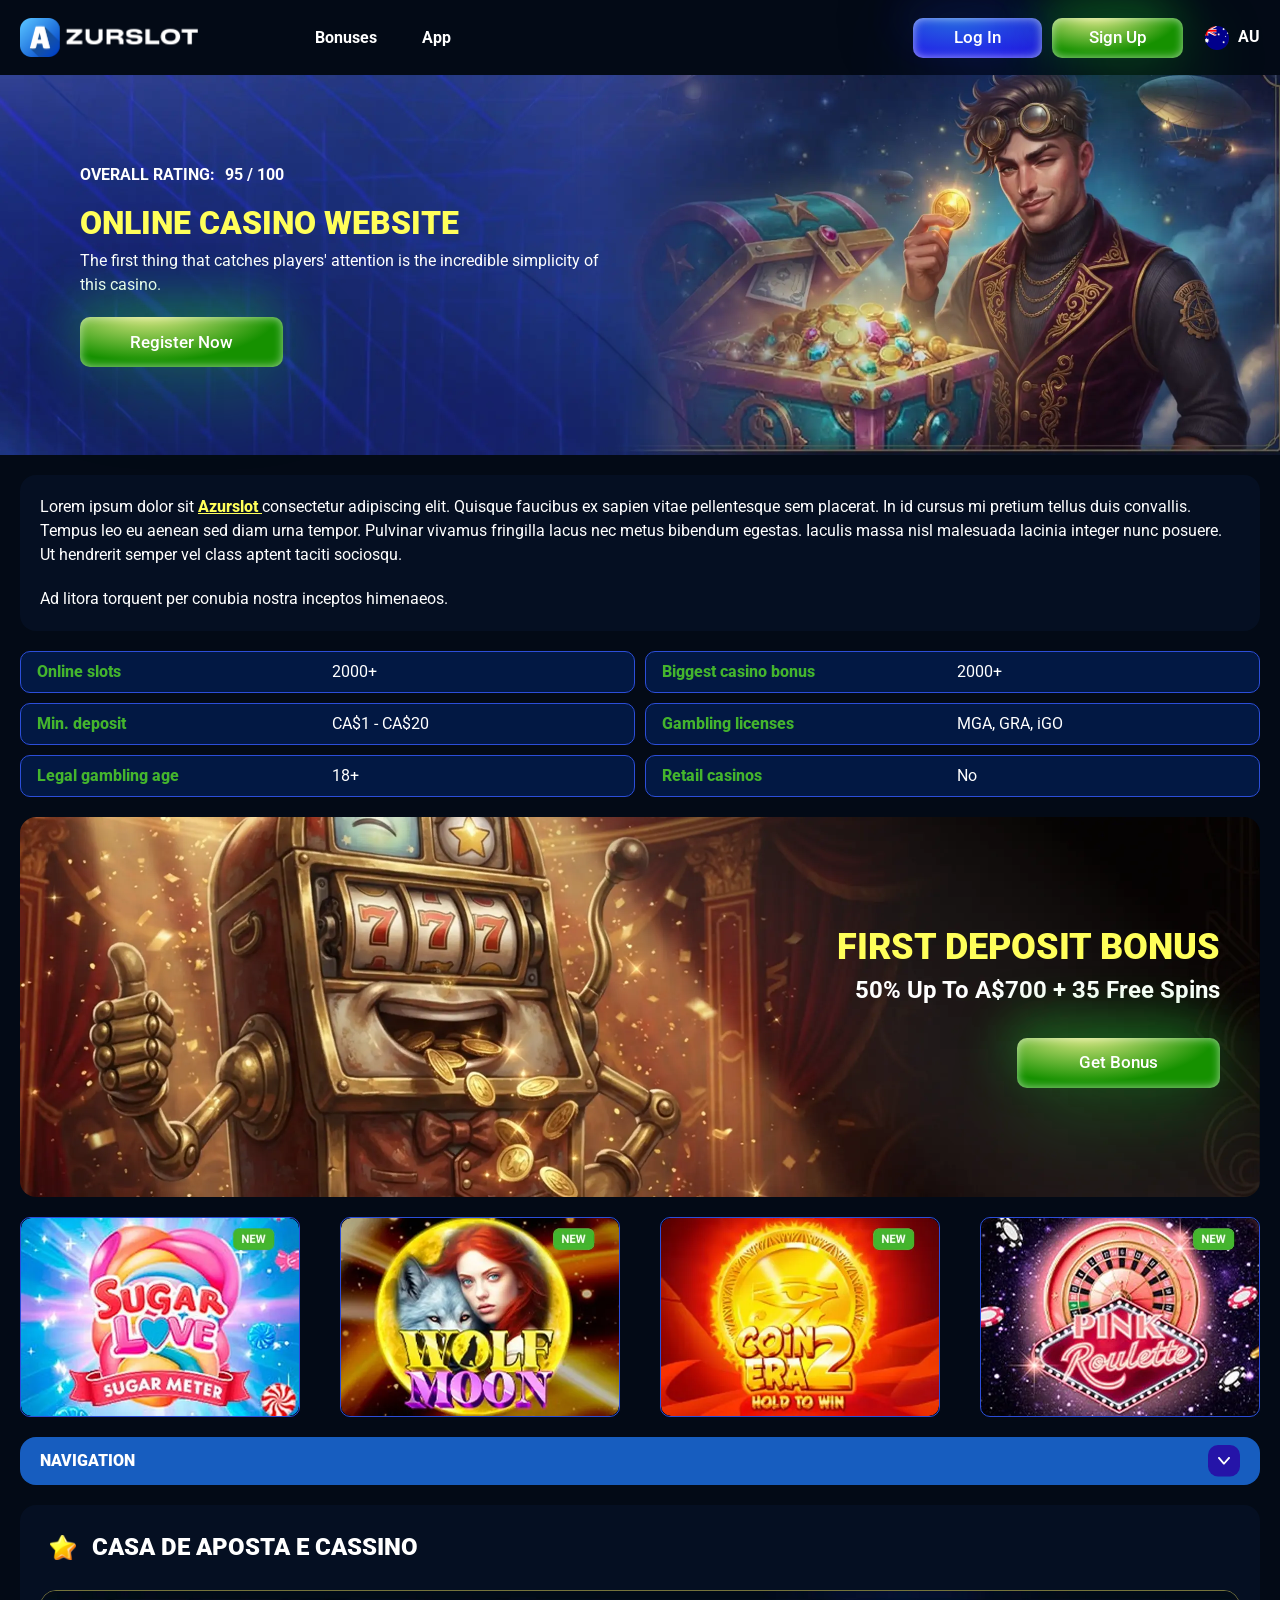
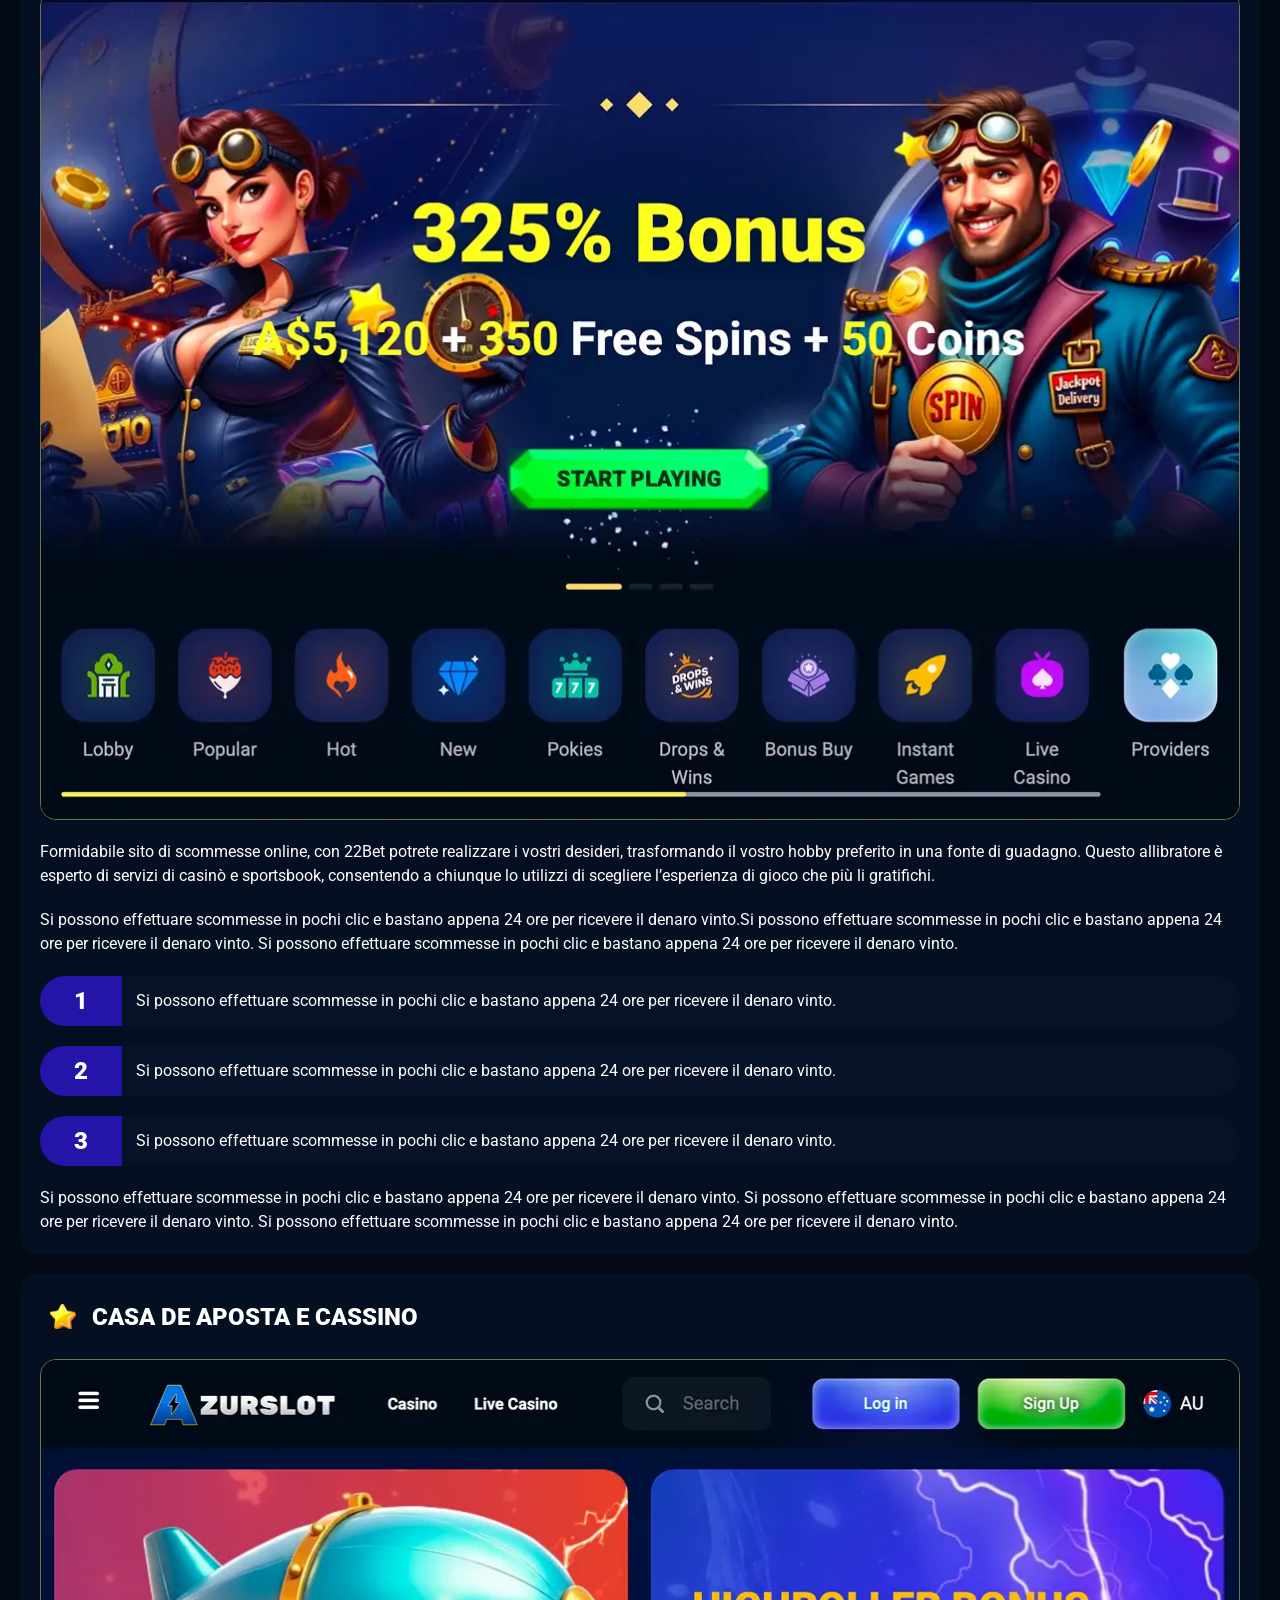
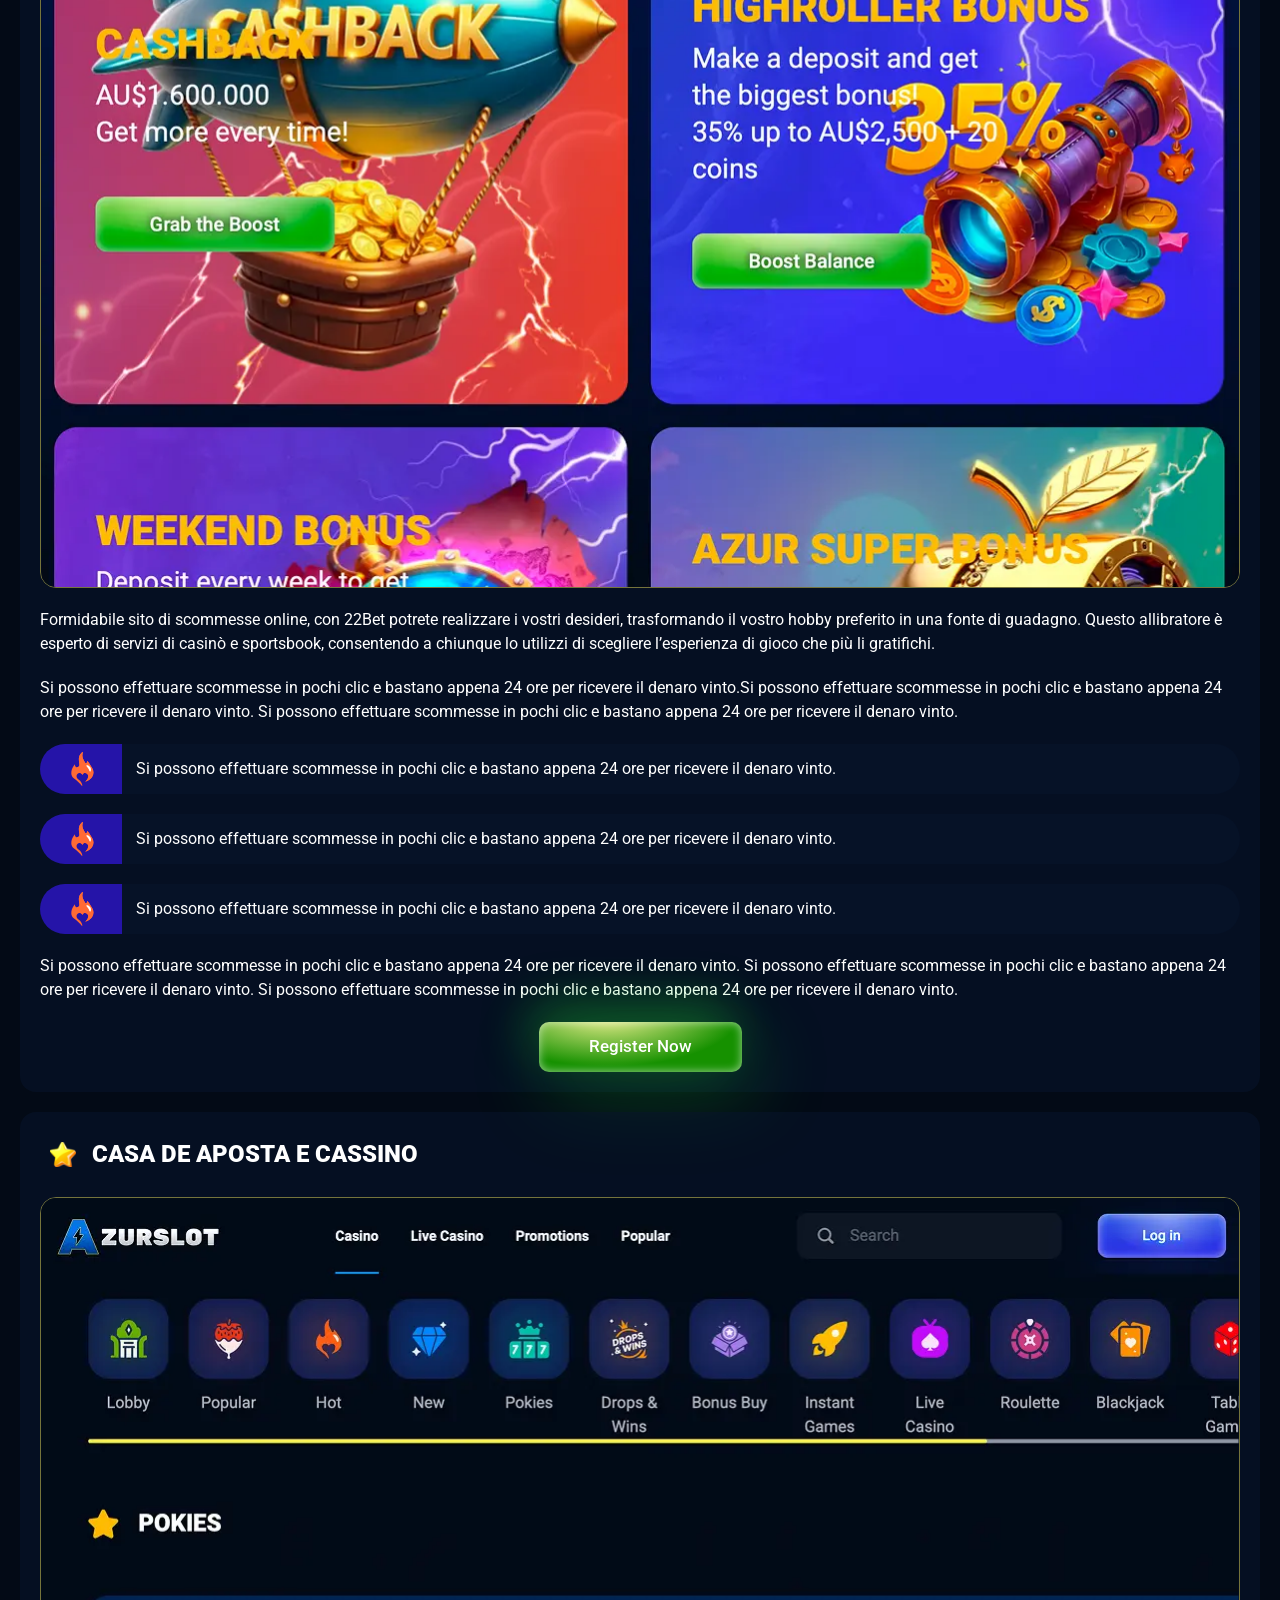
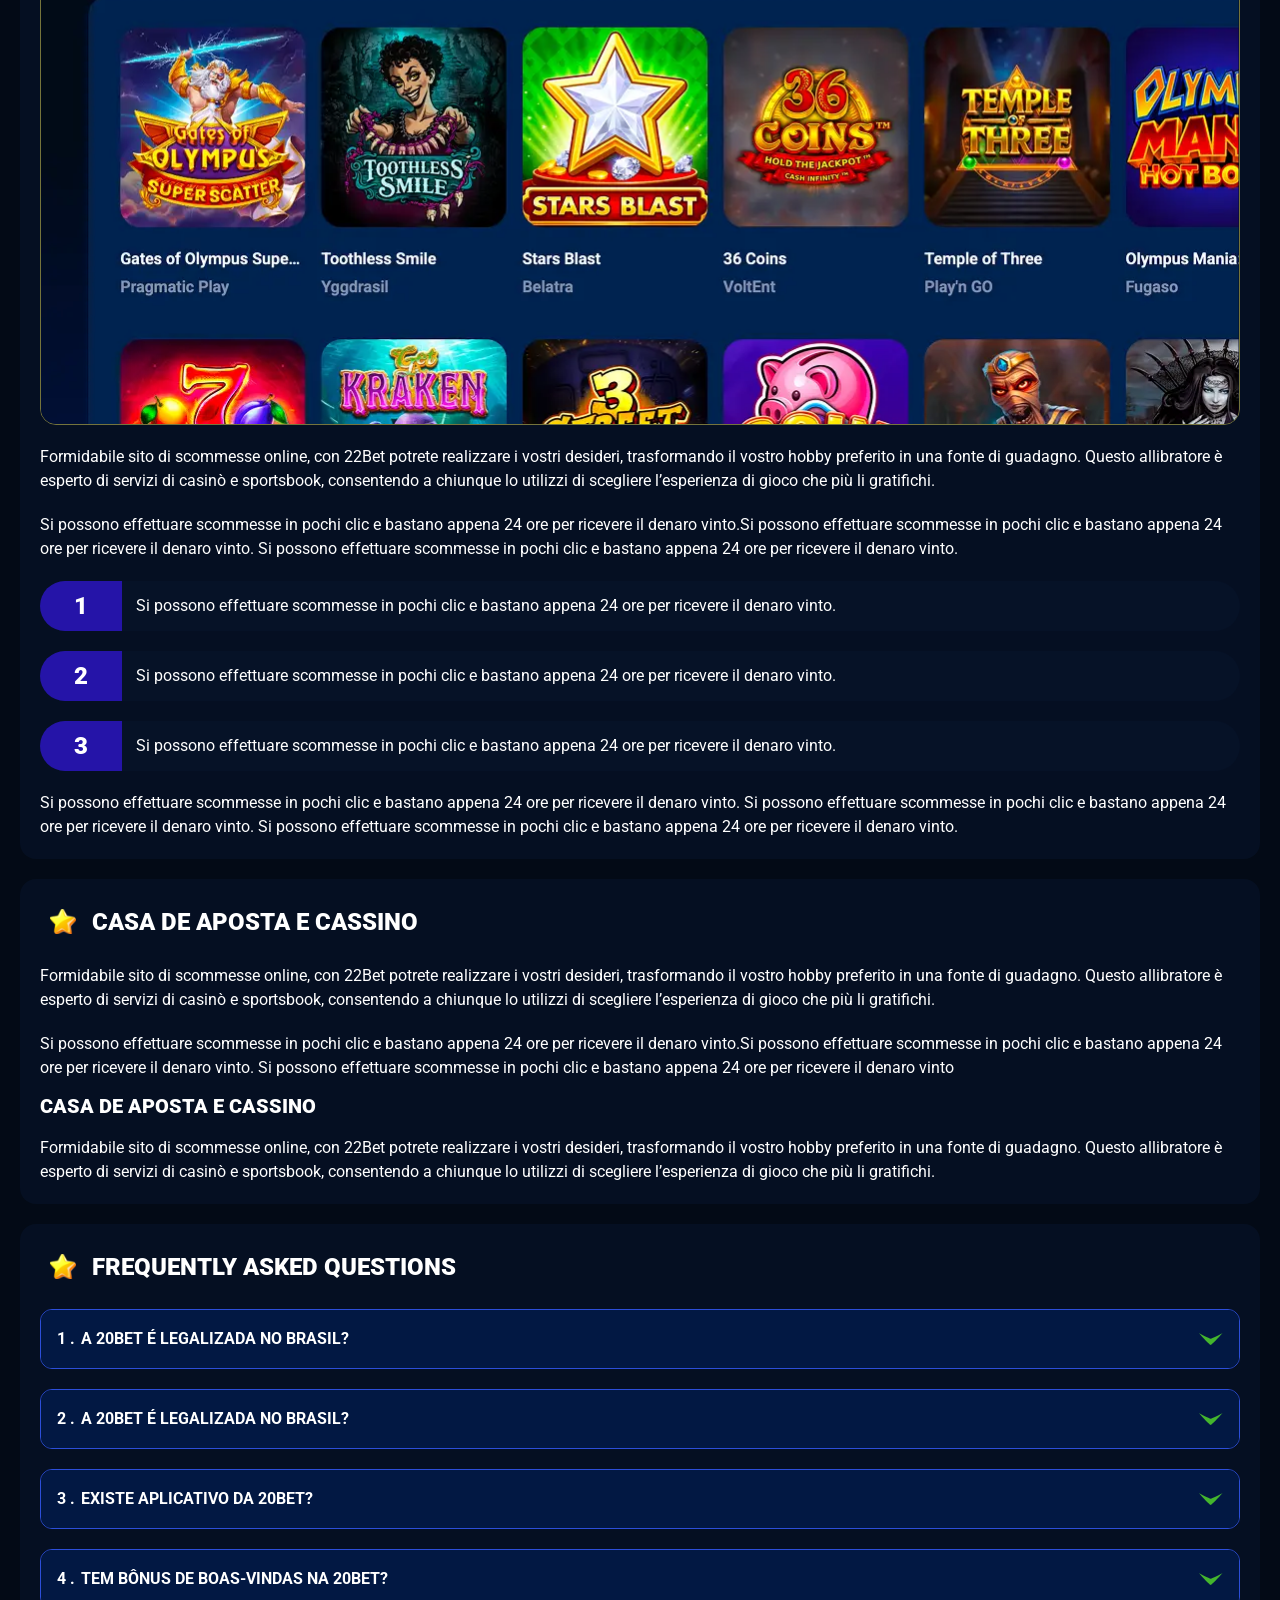
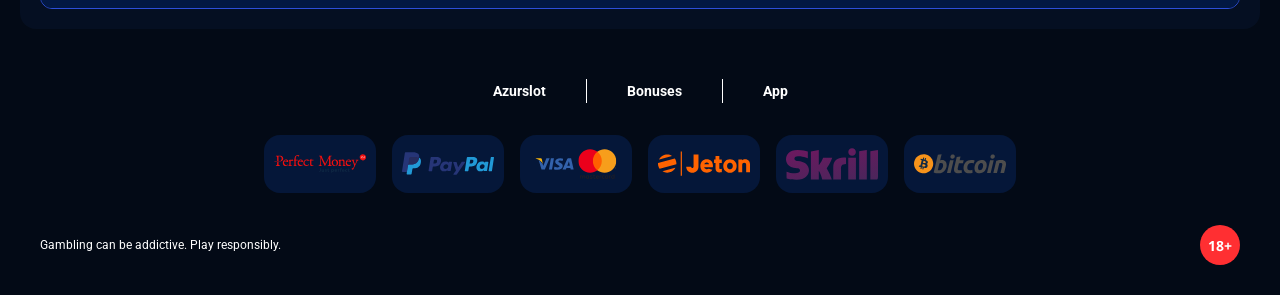
<file: index.html>
<!DOCTYPE html>
<html lang="au">
  <head>
    <meta charset="UTF-8" />
   
    <meta name="viewport" content="width=device-width, initial-scale=1.0" />
    <title>Azurslot </title>
    <meta name="description" content />
    <meta property="og:site_name" content />
    <meta property="og:title" content />
    <meta property="og:type" content="website" />
    <meta property="og:url" content />
    <meta property="og:image" content />
    <meta property="og:image:alt" content />
    <meta property="og:locale" content="au" />
    <meta property="og:description" content />
    <link rel="preconnect" href="https://fonts.googleapis.com" />
    <link rel="preconnect" href="https://fonts.gstatic.com" crossorigin="anonymous" />
 <link href="https://fonts.googleapis.com/css2?family=Roboto:wght@100;300;400;500;700;900&display=swap" rel="stylesheet"> <link rel="stylesheet" href="./css/reset.css" />
<link href="https://fonts.googleapis.com/css2?family=Montserrat:wght@100;200;300;400;500;600;700;800;900&display=swap" rel="stylesheet">   
 <link rel="stylesheet" href="./css/main.css" />
    <link rel="stylesheet" href="./css/media.css"/>
    <link rel="icon" href="./images/Group.png" type="image/x-icon"/>
    <script
    src="https://code.jquery.com/jquery-3.6.1.min.js"
    integrity="sha256-o88AwQnZB+VDvE9tvIXrMQaPlFFSUTR+nldQm1LuPXQ="
    crossorigin="anonymous"
  ></script>
  </head>
  <body>
    <header class="header">
      <section class="content header__content">
        <a href="./index.html" class="logo header__logo"
          ><img src="./images/logo.png" alt="logo" title
        /></a>
        <button class="header__btn-menu" >
          <svg width="16px" height="16px" viewBox="0 0 16 16" xmlns="http://www.w3.org/2000/svg">
              <rect y="0" width="16" height="3" rx="1.5"></rect>
              <rect y="6.5" width="16" height="3" rx="1.5"></rect>
              <rect y="13" width="16" height="3" rx="1.5"></rect>
            </svg>
        </button>

          <nav class="menu header__menu">
            <ul class="header__menu-list">
                
              <li class="" >
            
                <a href="./bonus.html" >
                <span>Bonuses</span>
              </a>
            
              </a>
            </li>
              <li>
                <a href="./app.html">
                 App
                </a>
              </li>
              
             
            </ul>
            <div class="header__button header__button-menu " >
              <a href="#" class="button  button__login-menu">Log In</a>
              <a href="#" class="button button__menu">Sign Up</a>
            </div>
           
          </nav>
            <a href="#" class="button button__login">Log In</a>
            <a href="#" class="button button__singup">Sign Up</a>
           
            <a href="#" class="header__flag">
                <span><img src="./images/flag.png" alt="flag" title /></span>
              <span>au</span>
              </a>
      </section>
    </header>
     <main class="main home main-page">
        <section class=" hero hero__page">
           
            <div class="background">
              <img src="./images/main/bg-main.webp" alt="hero" title />
              
            </div>
            <div class="hero__wrapper">
              <div class="hero__data">
                <div class="hero__rating" >
                  <p>Overall Rating:</p>
                 
                  <span >
                    <span >95</span>
                  <span>/</span> 
                  <span >100</span>
                  
                  </span>
                </div>
                <h1 class="title general hero__title">
                 Online Casino Website
                </h1>
                <p class="hero__text">The first thing that catches players' attention is the incredible simplicity of this casino.</p>
                <a href="#" class="button  hero__button">Register Now</a>
               
              </div>
             
            </div>
          </section>
      <section class="main__wrap main__wrap-page">
       
       <section class="content__wrapper content__wrapper-page">

         
        
       
          <section class="content article">
            <p>
             Lorem ipsum dolor sit <a href="#">Azurslot </a> consectetur adipiscing elit. Quisque faucibus ex sapien vitae pellentesque sem placerat. In id cursus mi pretium tellus duis convallis. Tempus leo eu aenean sed diam urna tempor. Pulvinar vivamus fringilla lacus nec metus bibendum egestas. Iaculis massa nisl malesuada lacinia integer nunc posuere. Ut hendrerit semper vel class aptent taciti sociosqu.
            </p>
            <p>
             Ad litora torquent per conubia nostra inceptos himenaeos.
            </p>
          </section>
      <section class="content features">
           
              <table class="features__table">
               <tbody class="features__group">
                 
                   <tr>
                   <td>Online slots</td>
                   <td>2000+</td>
                  </tr>
                  <tr>
                   <td>Biggest casino bonus</td>
                   <td>2000+</td>
                  </tr>
                  <tr>
                   <td>Min. deposit</td>
                   <td>CA$1 - CA$20</td>
                  </tr>
              
                     <tr>
                     <td>Gambling licenses</td>
                     <td>MGA, GRA, iGO</td>
                   </tr>
                   <tr>
                     <td>Legal gambling age</td>
                     <td>18+</td>
                   </tr>
                   <tr>
                     <td>Retail casinos</td>
                     <td>No</td>
                   </tr>
                
               </tbody>
             </table>
            
         
           </section>  

        
             
             <section class="content banner banner-main">
            <div class="background ">
              
              <img src="./images/main/banner-main.webp" alt="banner" title />
              
            </div>
            <div class="banner__info">
              
              <h2 class="title high banner__title-main">
                  
               first Deposit Bonus
              </h2>
            <p class="banner__subtitle">50% up to A$700 + 35 Free spins</p>
              <a href="#" class="button banner__button">Get  Bonus</a>
            </div>
          </section>
          
           <section class="content casino">
           
              <ul class="casino__list ">
                <li class="casino__item">
                    <a href="#"><div class="casino__wrapper">
                      <img class="casino__img" src="./images/main/card-main1.webp" alt="" title>
                    <div class="casino__hover casino__hover-live">
                        
                        <div class="casino-box">
                            
                        <span  class="button  casino__buttons"><img src="./images/main/play-btn.svg" alt="" title></span>
                        </div>
                    </div>
                    </div>
                    </a>
                </li>
                <li class="casino__item">
                  <a href="#"><div class="casino__wrapper">
                      <img class="casino__img" src="./images/main/card-main2.webp" alt="" title>
                    <div class="casino__hover casino__hover-live">
                        
                        <div class="casino-box">
                            
                        <span  class="button  casino__buttons"><img src="./images/main/play-btn.svg" alt="" title></span>
                        </div>
                    </div>
                    </div>
                    </a>
              </li>
              <li class="casino__item">
              <a href="#"><div class="casino__wrapper">
                      <img class="casino__img" src="./images/main/card-main3.webp" alt="" title>
                    <div class="casino__hover casino__hover-live">
                        
                        <div class="casino-box">
                            
                        <span  class="button  casino__buttons"><img src="./images/main/play-btn.svg" alt="" title></span>
                        </div>
                    </div>
                    </div>
                    </a>
            </li>
             <li class="casino__item">
                <a href="#"><div class="casino__wrapper">
                      <img class="casino__img" src="./images/main/card-main4.webp" alt="" title>
                    <div class="casino__hover casino__hover-live">
                        
                        <div class="casino-box">
                            
                        <span  class="button  casino__buttons"><img src="./images/main/play-btn.svg" alt="" title></span>
                        </div>
                    </div>
                    </div>
                    </a>
            </li>
          

              </ul>
         </section>
              <section class="content menu-review__content">
              

            
                <div class="menu__review-desk menu__review-content">Navigation</div>
                <ul class="menu__review menu__review-list">
                  <li><a href="#">Lorem ipsum dolor sit</a></li>
                    <li><a href="#">Amet consectetur adipiscing</a></li>
                      <li><a href="#">Quisque faucibus ex sapien vitae</a></li>
                        <li><a href="#">Ut hendrerit sempero</a></li>
                          <li><a href="#">Pulvinar vivamus fringilla</a></li>
                           <li><a href="#">Ad litora torquent per conubia</a></li>
                         
                          
                </ul>
             
          
          </section>
          
        
          <section class="content article">
            <h2 class="title high article__title">Casa de Aposta e Cassino</h2>
             <div class="images">
              <img src="./images/main/image1-main.webp" alt="banner" title />
            </div>
            <p>
             Formidabile sito di scommesse online, con 22Bet potrete realizzare i vostri desideri, trasformando il vostro hobby preferito in una fonte di guadagno. Questo allibratore è esperto di servizi di casinò e sportsbook, consentendo a chiunque lo utilizzi di scegliere l’esperienza di gioco che più li gratifichi.
            </p>
            <p>
             Si possono effettuare scommesse in pochi clic e bastano appena 24 ore per ricevere il denaro vinto.Si possono effettuare scommesse in pochi clic e bastano appena 24 ore per ricevere il denaro vinto. Si possono effettuare scommesse in pochi clic e bastano appena 24 ore per ricevere il denaro vinto.
            </p>
           <ol>
              <li>Si possono effettuare scommesse in pochi clic e bastano appena 24 ore per ricevere il denaro vinto.</li>
              <li>Si possono effettuare scommesse in pochi clic e bastano appena 24 ore per ricevere il denaro vinto.</li>
              <li>Si possono effettuare scommesse in pochi clic e bastano appena 24 ore per ricevere il denaro vinto.</li>
            </ol>
            <p>Si possono effettuare scommesse in pochi clic e bastano appena 24 ore per ricevere il denaro vinto. Si possono effettuare scommesse in pochi clic e bastano appena 24 ore per ricevere il denaro vinto. Si possono effettuare scommesse in pochi clic e bastano appena 24 ore per ricevere il denaro vinto.</p>
          </section>
           <section class="content article">
            <h2 class="title high article__title">Casa de Aposta e Cassino</h2>
             <div class="images">
              <img src="./images/main/image2-main.webp" alt="banner" title />
            </div>
            <p>
             Formidabile sito di scommesse online, con 22Bet potrete realizzare i vostri desideri, trasformando il vostro hobby preferito in una fonte di guadagno. Questo allibratore è esperto di servizi di casinò e sportsbook, consentendo a chiunque lo utilizzi di scegliere l’esperienza di gioco che più li gratifichi.
            </p>
            <p>
             Si possono effettuare scommesse in pochi clic e bastano appena 24 ore per ricevere il denaro vinto.Si possono effettuare scommesse in pochi clic e bastano appena 24 ore per ricevere il denaro vinto. Si possono effettuare scommesse in pochi clic e bastano appena 24 ore per ricevere il denaro vinto.
            </p>
           <ul>
              <li>Si possono effettuare scommesse in pochi clic e bastano appena 24 ore per ricevere il denaro vinto.</li>
              <li>Si possono effettuare scommesse in pochi clic e bastano appena 24 ore per ricevere il denaro vinto.</li>
              <li>Si possono effettuare scommesse in pochi clic e bastano appena 24 ore per ricevere il denaro vinto.</li>
            </ul>
            <p>Si possono effettuare scommesse in pochi clic e bastano appena 24 ore per ricevere il denaro vinto. Si possono effettuare scommesse in pochi clic e bastano appena 24 ore per ricevere il denaro vinto. Si possono effettuare scommesse in pochi clic e bastano appena 24 ore per ricevere il denaro vinto.</p>
         <a href="#" class="button">Register Now</a>
          </section>
           <section class="content article">
            <h2 class="title high article__title">Casa de Aposta e Cassino</h2>
             <div class="images">
              <img src="./images/main/image3-main.webp" alt="banner" title />
            </div>
            <p>
             Formidabile sito di scommesse online, con 22Bet potrete realizzare i vostri desideri, trasformando il vostro hobby preferito in una fonte di guadagno. Questo allibratore è esperto di servizi di casinò e sportsbook, consentendo a chiunque lo utilizzi di scegliere l’esperienza di gioco che più li gratifichi.
            </p>
            <p>
             Si possono effettuare scommesse in pochi clic e bastano appena 24 ore per ricevere il denaro vinto.Si possono effettuare scommesse in pochi clic e bastano appena 24 ore per ricevere il denaro vinto. Si possono effettuare scommesse in pochi clic e bastano appena 24 ore per ricevere il denaro vinto.
            </p>
           <ol>
              <li>Si possono effettuare scommesse in pochi clic e bastano appena 24 ore per ricevere il denaro vinto.</li>
              <li>Si possono effettuare scommesse in pochi clic e bastano appena 24 ore per ricevere il denaro vinto.</li>
              <li>Si possono effettuare scommesse in pochi clic e bastano appena 24 ore per ricevere il denaro vinto.</li>
            </ol>
            <p>Si possono effettuare scommesse in pochi clic e bastano appena 24 ore per ricevere il denaro vinto. Si possono effettuare scommesse in pochi clic e bastano appena 24 ore per ricevere il denaro vinto. Si possono effettuare scommesse in pochi clic e bastano appena 24 ore per ricevere il denaro vinto.</p>
          </section>
           <section class="content article">
            <h2 class="title high article__title">Casa de Aposta e Cassino</h2>
            <p>Formidabile sito di scommesse online, con 22Bet potrete realizzare i vostri desideri, trasformando il vostro hobby preferito in una fonte di guadagno. Questo allibratore è esperto di servizi di casinò e sportsbook, consentendo a chiunque lo utilizzi di scegliere l’esperienza di gioco che più li gratifichi.</p>
            <p>Si possono effettuare scommesse in pochi clic e bastano appena 24 ore per ricevere il denaro vinto.Si possono effettuare scommesse in pochi clic e bastano appena 24 ore per ricevere il denaro vinto. Si possono effettuare scommesse in pochi clic e bastano appena 24 ore per ricevere il denaro vinto</p>
            <h3>Casa de Aposta e Cassino</h3>
            <p>Formidabile sito di scommesse online, con 22Bet potrete realizzare i vostri desideri, trasformando il vostro hobby preferito in una fonte di guadagno. Questo allibratore è esperto di servizi di casinò e sportsbook, consentendo a chiunque lo utilizzi di scegliere l’esperienza di gioco che più li gratifichi.</p>
           </section>

          <section class="content faq">
            <h2 class="title high faq__title">Frequently Asked Questions</h2>
            <ol class="faq__list " >
              <li class="faq__item"  >
                <h3 class="title medium faq__subtitle js-button-expander js-button-expander--faq"  >A 20Bet é legalizada no Brasil?
                 </h3>
                <div  class="faq__answer js-expand-content js-expand-content--faq" >
                  <p  >
                    Sim, a casa de apostas tem licença emitida por Curaçao, que é reconhecida no Brasil e a permite atuar por aqui.
                  </p>
                </div>
              </li>
              <li class="faq__item"  >
                <h3 class="title medium faq__subtitle js-button-expander js-button-expander--faq"  >A 20Bet é legalizada no Brasil?</h3>
                <div class="faq__answer js-expand-content js-expand-content--faq" >
                  <p  >
                    Sim, a casa de apostas tem licença emitida por Curaçao, que é reconhecida no Brasil e a permite atuar por aqui.
                  </p>
                </div>
              </li> 
              <li class="faq__item"  >
                <h3 class="title medium faq__subtitle js-button-expander js-button-expander--faq"  >Existe aplicativo da 20Bet?</h3>
                <div class="faq__answer js-expand-content js-expand-content--faq" >
                  <p  >
                   Sim, disponível para sistemas operacionais iOS e Android.
                  </p>
                </div>
              </li> 
              <li class="faq__item"  >
                <h3 class="title medium faq__subtitle js-button-expander js-button-expander--faq"  >Tem bônus de boas-vindas na 20Bet?</h3>
                <div class="faq__answer js-expand-content js-expand-content--faq" >
                  <p  >
                   O pacote especial para novos usuários da 20Bet paga 100% sobre o primeiro depósito, com limite de 600 BRL.
                  </p>
                </div>
              </li> 
             
            </ol>
          </section>
          
        </section> 
      
        <div class=""  onclick="scrollToTop()">
          <button class="main__arrow" id="scrollToTopBtn"></button>
        </div> 
        
      </section>
    </main> 
     <footer class=" footer ">
      <section class="content footer__content">
        <ul class="footer__menu">
         <li><a href="/">Azurslot </a></li>
         <li><a href="./bonus.html">bonuses</a></li>
         <li><a href="./app.html">app</a></li>
         
        </ul>
       
          <ul class="footer__cards-list">
           
            <li>
              <a href="#"
                ><img src="./images/footer-img1.svg" alt="card" title
              /></a>
            </li>
           <li>
              <a href="#"
                ><img src="./images/footer-img2.svg" alt="card" title
              /></a>
            </li> <li>
              <a href="#"
                ><img src="./images/footer-img3.svg" alt="card" title
              /></a>
            </li> <li>
              <a href="#"
                ><img src="./images/footer-img4.svg" alt="card" title
              /></a>
            </li> <li>
              <a href="#"
                ><img src="./images/footer-img5.svg" alt="card" title
              /></a>
            </li> <li>
              <a href="#"
                ><img src="./images/footer-img6.svg" alt="card" title
              /></a>
            </li>
          </ul>
       
        <div class="footer__wrapp">
          <div class="footer__text">
           
            <p>Gambling can be addictive. Play responsibly. 
</p>
           
          </div>
          <div class="footer__age">
            <img src="./images/age.svg" alt="age" title />
          </div>
        </div>
      
      </section>
    </footer>
    <script src="./js/arrowUp.js" defer></script>
    <script src="./js/sidebar.js" defer></script>
    <script src="./js/expander.js" defer></script>
    <script src="./js/mobile-menu.js" defer></script>
    <!-- <script src="./js/clock.js" defer></script> -->
  </body>
</html>
</file>
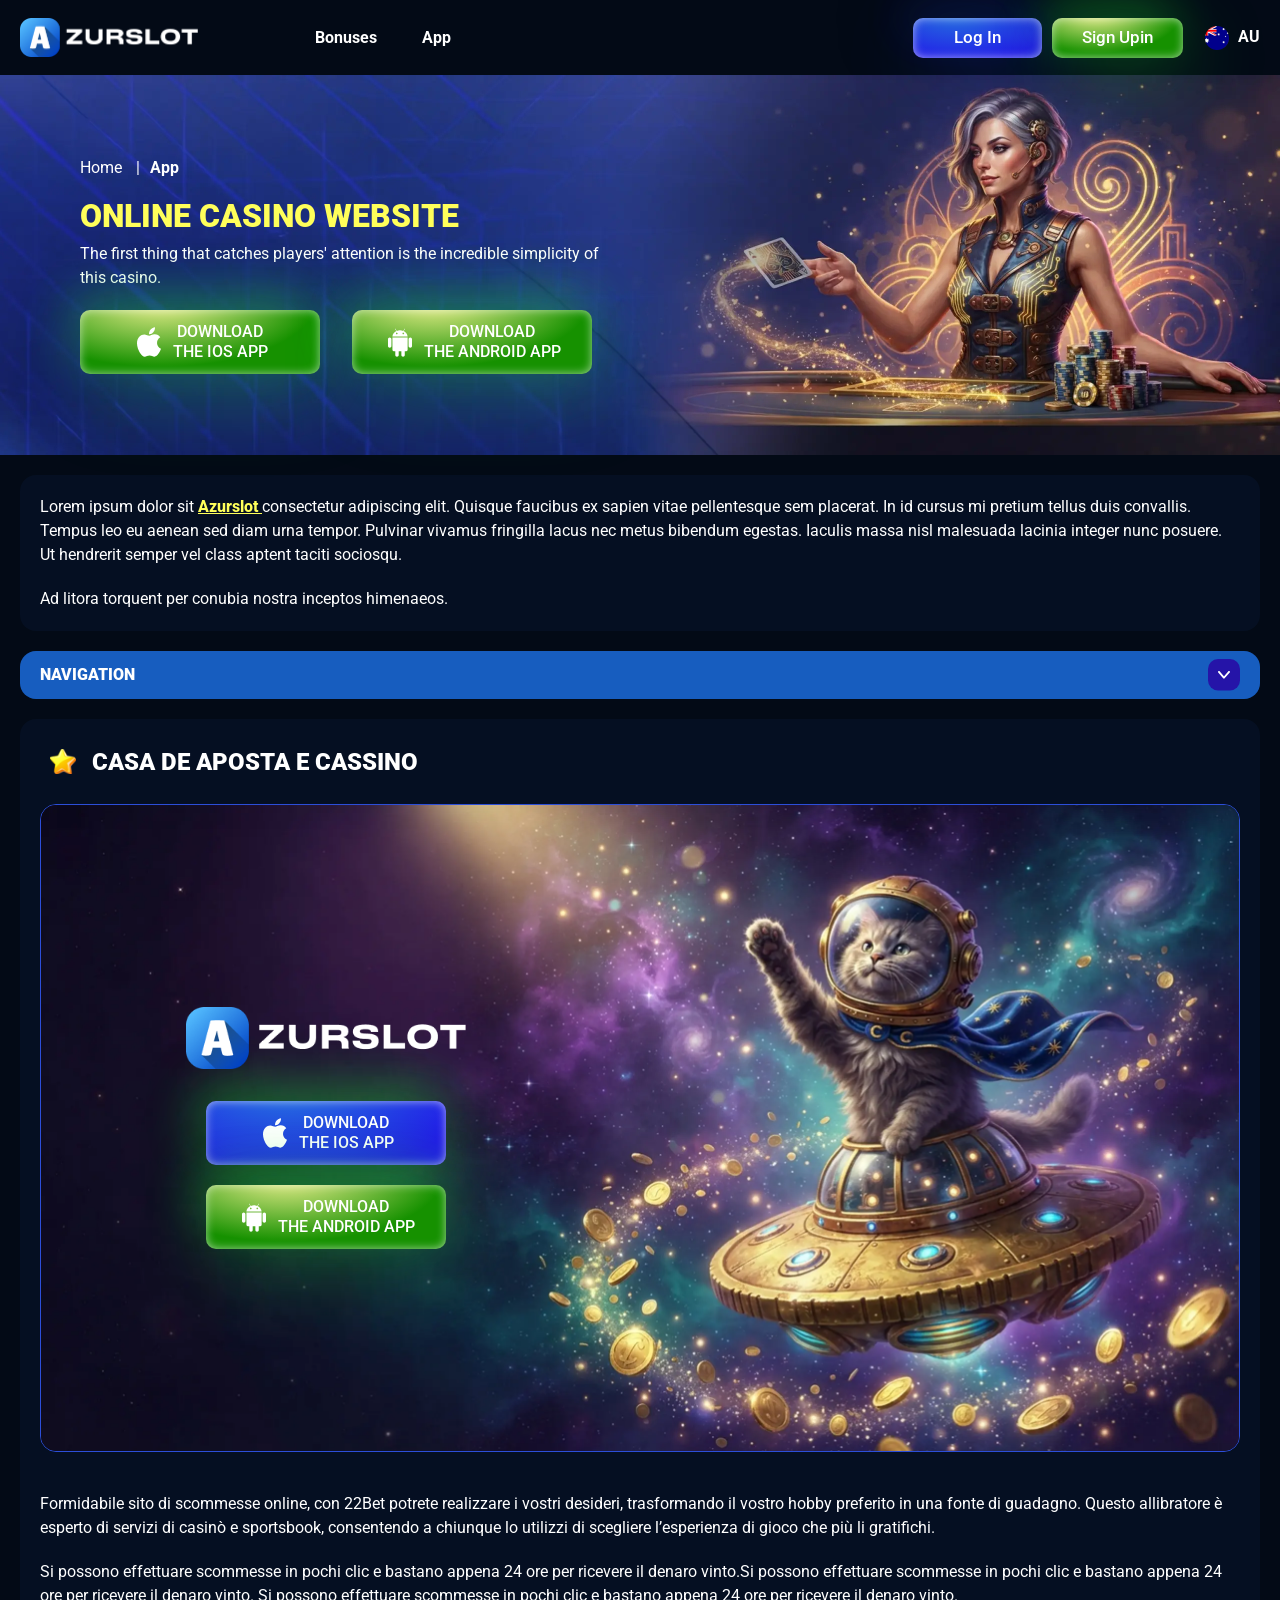
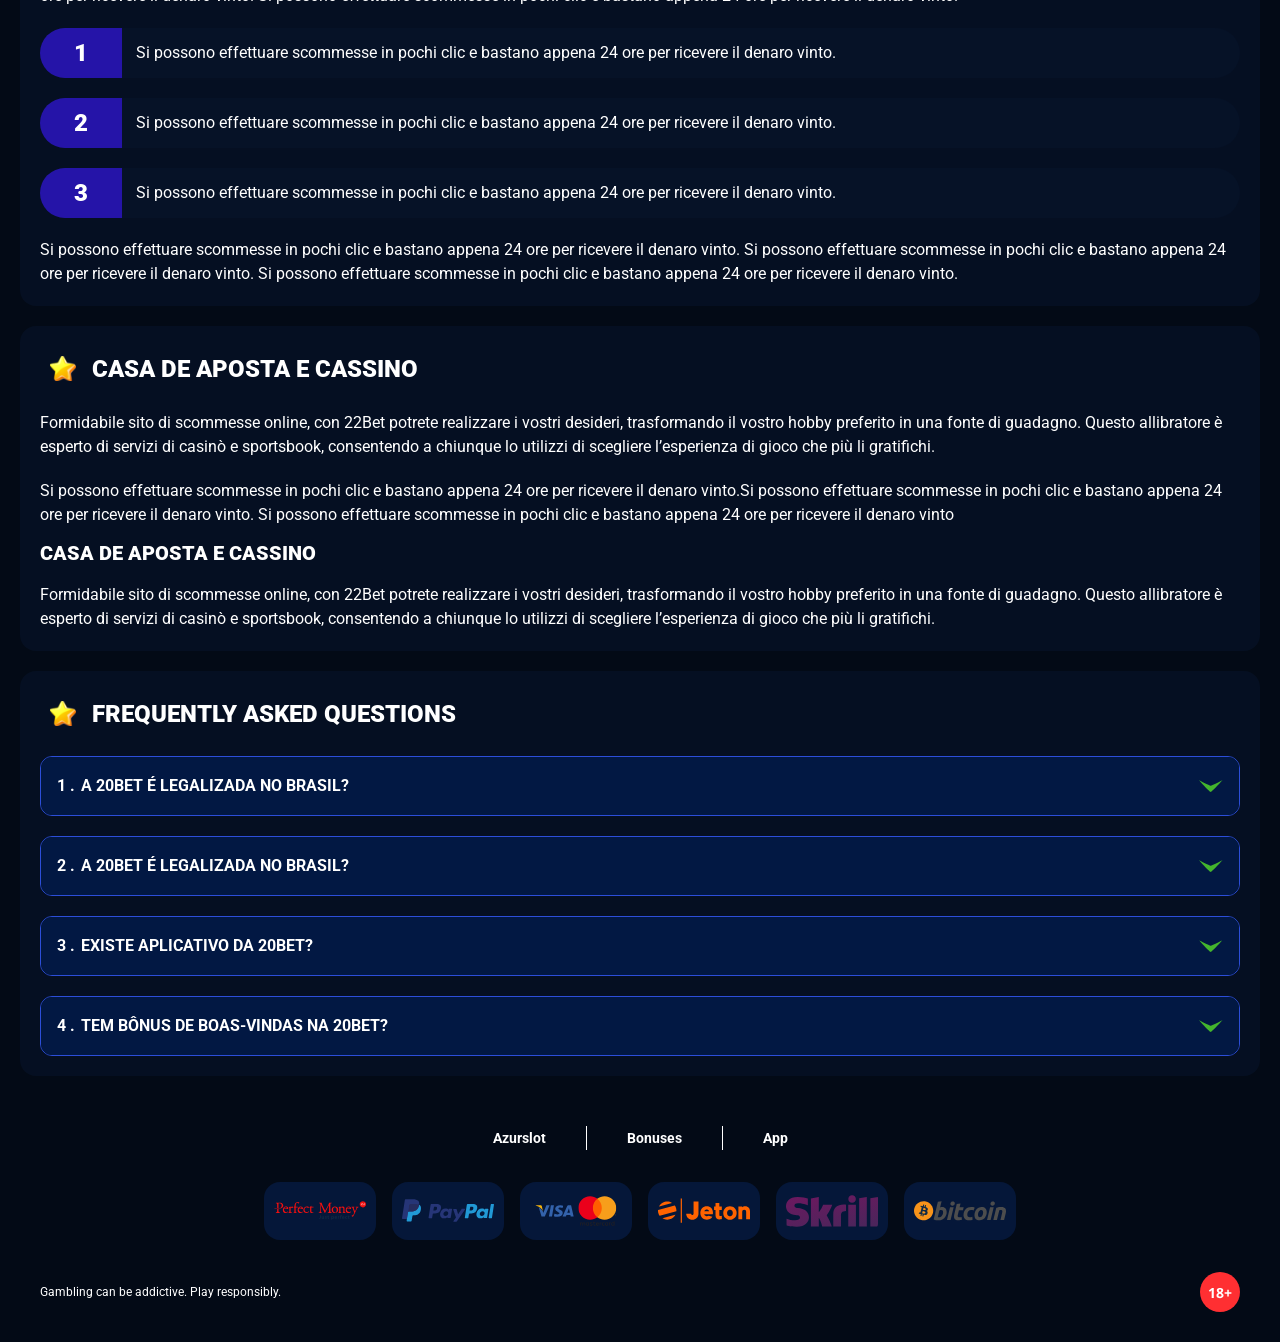
<file: app.html>
<!DOCTYPE html>
<html lang="au">
  <head>
    <meta charset="UTF-8" />
   
    <meta name="viewport" content="width=device-width, initial-scale=1.0" />
    <title> Azurslot  </title>
    <meta name="description" content />
    <meta property="og:site_name" content />
    <meta property="og:title" content />
    <meta property="og:type" content="website" />
    <meta property="og:url" content />
    <meta property="og:image" content />
    <meta property="og:image:alt" content />
    <meta property="og:locale" content="au" />
    <meta property="og:description" content />
    <link rel="preconnect" href="https://fonts.googleapis.com" />
    <link rel="preconnect" href="https://fonts.gstatic.com" crossorigin="anonymous" />
 <link href="https://fonts.googleapis.com/css2?family=Roboto:wght@100;300;400;500;700;900&display=swap" rel="stylesheet"> <link rel="stylesheet" href="./css/reset.css" />
 <link href="https://fonts.googleapis.com/css2?family=Montserrat:wght@100;200;300;400;500;600;700;800;900&display=swap" rel="stylesheet">
   <link rel="stylesheet" href="./css/reset.css" />
    <link rel="stylesheet" href="./css/main.css" />
    <link rel="stylesheet" href="./css/media.css"/>
    <link rel="icon" href="./images/Group.png" type="image/x-icon"/>
    <script
    src="https://code.jquery.com/jquery-3.6.1.min.js"
    integrity="sha256-o88AwQnZB+VDvE9tvIXrMQaPlFFSUTR+nldQm1LuPXQ="
    crossorigin="anonymous"
  ></script>
  </head>
  <body>
    <header class="header">
      <section class="content header__content">
        <a href="./index.html" class="logo header__logo"
          ><img src="./images/logo.png" alt="logo" title
        /></a>
        <button class="header__btn-menu" >
          <svg width="16px" height="16px" viewBox="0 0 16 16" xmlns="http://www.w3.org/2000/svg">
              <rect y="0" width="16" height="3" rx="1.5"></rect>
              <rect y="6.5" width="16" height="3" rx="1.5"></rect>
              <rect y="13" width="16" height="3" rx="1.5"></rect>
            </svg>
        </button>

          <nav class="menu header__menu">
           <ul class="header__menu-list">
                
              <li class="" >
            
                <a href="./bonus.html" >
                <span>Bonuses</span>
              </a>
            
              </a>
            </li>
              <li>
                <a href="./app.html">
                 App
                </a>
              </li>
              
             
            </ul>
            <div class="header__button header__button-menu " >
              <a href="#" class="button  button__login-menu">Log In</a>
              <a href="#" class="button button__menu">Sign Upn</a>
            </div>
           
          </nav>
            <a href="#" class="button button__login">Log In</a>
            <a href="#" class="button button__singup">Sign Upin</a>
            
            <a href="#" class="header__flag">
                <span><img src="./images/flag.png" alt="flag" title /></span>
                <span>au</span>
              </a>
      </section>
    </header>
     <main class="main home main-page">
        <section class=" hero hero__page">
           
            <div class="background background-page">
              <img src="./images/app/bg-app.webp" alt="hero" title />
              
            </div>
            <div class="hero__wrapper hero__wrapper-page">
              <div class="hero__data hero__data-bonus">
                <ul
                class="breadcrumbs "
                
              >
                <li
                  
                >
                  <a href="#" >
                    <span >Home</span></a
                  >
                 
                </li>
                <li
                  
                >
                  <a href="/" > <span >App</span></a>
                 
                </li>
              </ul>
                <h1 class="title general hero__title">
                  Online Casino Website
                </h1>
                 <p class="hero__text">The first thing that catches players' attention is the incredible simplicity of this casino.</p>
               
              <div class="banner__content banner__content-app">
             
                  <a href="#" class="banner__btn banner__btn-app">
                    <img src="./images/main/apple-app.svg" alt="icon" title>
                   Download  </br> the
IOS app
                  </a>
                  <a href="#" class="banner__btn banner__btn-android"
                    > <img src="./images/main/android-app.svg" alt="icon" title>Download  </br> the
 Android app</a
                  >
                </div>
              </div>
             
            </div>
          </section>
      <section class="main__wrap main__wrap-page">
       
       <section class="content__wrapper content__wrapper-page">

         
        
       
          <section class="content article">
            <p>
             Lorem ipsum dolor sit <a href="#"> Azurslot </a> consectetur adipiscing elit. Quisque faucibus ex sapien vitae pellentesque sem placerat. In id cursus mi pretium tellus duis convallis. Tempus leo eu aenean sed diam urna tempor. Pulvinar vivamus fringilla lacus nec metus bibendum egestas. Iaculis massa nisl malesuada lacinia integer nunc posuere. Ut hendrerit semper vel class aptent taciti sociosqu.
            </p>
            <p>
             Ad litora torquent per conubia nostra inceptos himenaeos.
            </p>
          </section>
         
       <section class="content menu-review__content">
              

            
                <div class="menu__review-desk menu__review-content">Navigation</div>
                <ul class="menu__review menu__review-list">
                  <li><a href="#">Lorem ipsum dolor sit</a></li>
                    <li><a href="#">Amet consectetur adipiscing</a></li>
                      <li><a href="#">Quisque faucibus ex sapien vitae</a></li>
                        <li><a href="#">Ut hendrerit sempero</a></li>
                          <li><a href="#">Pulvinar vivamus fringilla</a></li>
                           <li><a href="#">Ad litora torquent per conubia</a></li>
                         
                          
                </ul>
             
          
          </section>
        
          <section class="content article">
            <h2 class="title high article__title">Casa de Aposta e Cassino</h2>
                 <section class="content banner banner__app">
          <div class="background banner__background-app">
            <img src="./images/app/banner-app.webp" alt="banner" title />
          </div>
          <div class="banner__content-app banner__content-apps">
            <div class="button__wrap-app button__wrap-banner">
               <a href="#" class="banner__btn banner__btn-app">
                    <img src="./images/main/apple-app.svg" alt="icon" title>
                   Download  </br> the
IOS app
                  </a>
                  <a href="#" class="banner__btn banner__btn-android"
                    > <img src="./images/main/android-app.svg" alt="icon" title>Download  </br> the
 Android app</a
                  >
            </div>
            <a href="#" class="logo banner__logo"
              ><img src="./images/logo.png" alt="logo" title=""
            /></a>
          </div>
        </section>
            <p>
             Formidabile sito di scommesse online, con 22Bet potrete realizzare i vostri desideri, trasformando il vostro hobby preferito in una fonte di guadagno. Questo allibratore è esperto di servizi di casinò e sportsbook, consentendo a chiunque lo utilizzi di scegliere l’esperienza di gioco che più li gratifichi.
            </p>
            <p>
             Si possono effettuare scommesse in pochi clic e bastano appena 24 ore per ricevere il denaro vinto.Si possono effettuare scommesse in pochi clic e bastano appena 24 ore per ricevere il denaro vinto. Si possono effettuare scommesse in pochi clic e bastano appena 24 ore per ricevere il denaro vinto.
            </p>
           <ol>
              <li>Si possono effettuare scommesse in pochi clic e bastano appena 24 ore per ricevere il denaro vinto.</li>
              <li>Si possono effettuare scommesse in pochi clic e bastano appena 24 ore per ricevere il denaro vinto.</li>
              <li>Si possono effettuare scommesse in pochi clic e bastano appena 24 ore per ricevere il denaro vinto.</li>
            </ol>
            <p>Si possono effettuare scommesse in pochi clic e bastano appena 24 ore per ricevere il denaro vinto. Si possono effettuare scommesse in pochi clic e bastano appena 24 ore per ricevere il denaro vinto. Si possono effettuare scommesse in pochi clic e bastano appena 24 ore per ricevere il denaro vinto.</p>
          </section>
         
         
           <section class="content article">
            <h2 class="title high article__title">Casa de Aposta e Cassino</h2>
            <p>Formidabile sito di scommesse online, con 22Bet potrete realizzare i vostri desideri, trasformando il vostro hobby preferito in una fonte di guadagno. Questo allibratore è esperto di servizi di casinò e sportsbook, consentendo a chiunque lo utilizzi di scegliere l’esperienza di gioco che più li gratifichi.</p>
            <p>Si possono effettuare scommesse in pochi clic e bastano appena 24 ore per ricevere il denaro vinto.Si possono effettuare scommesse in pochi clic e bastano appena 24 ore per ricevere il denaro vinto. Si possono effettuare scommesse in pochi clic e bastano appena 24 ore per ricevere il denaro vinto</p>
            <h3>Casa de Aposta e Cassino</h3>
            <p>Formidabile sito di scommesse online, con 22Bet potrete realizzare i vostri desideri, trasformando il vostro hobby preferito in una fonte di guadagno. Questo allibratore è esperto di servizi di casinò e sportsbook, consentendo a chiunque lo utilizzi di scegliere l’esperienza di gioco che più li gratifichi.</p>
           </section>

          <section class="content faq">
            <h2 class="title high faq__title">Frequently Asked Questions</h2>
            <ul class="faq__list " >
              <li class="faq__item"  >
                <h3 class="title medium faq__subtitle js-button-expander js-button-expander--faq"  >A 20Bet é legalizada no Brasil?
                 </h3>
                <div  class="faq__answer js-expand-content js-expand-content--faq" >
                  <p  >
                    Sim, a casa de apostas tem licença emitida por Curaçao, que é reconhecida no Brasil e a permite atuar por aqui.
                  </p>
                </div>
              </li>
              <li class="faq__item"  >
                <h3 class="title medium faq__subtitle js-button-expander js-button-expander--faq"  >A 20Bet é legalizada no Brasil?</h3>
                <div class="faq__answer js-expand-content js-expand-content--faq" >
                  <p  >
                    Sim, a casa de apostas tem licença emitida por Curaçao, que é reconhecida no Brasil e a permite atuar por aqui.
                  </p>
                </div>
              </li> 
              <li class="faq__item"  >
                <h3 class="title medium faq__subtitle js-button-expander js-button-expander--faq"  >Existe aplicativo da 20Bet?</h3>
                <div class="faq__answer js-expand-content js-expand-content--faq" >
                  <p  >
                   Sim, disponível para sistemas operacionais iOS e Android.
                  </p>
                </div>
              </li> 
              <li class="faq__item"  >
                <h3 class="title medium faq__subtitle js-button-expander js-button-expander--faq"  >Tem bônus de boas-vindas na 20Bet?</h3>
                <div class="faq__answer js-expand-content js-expand-content--faq" >
                  <p  >
                   O pacote especial para novos usuários da 20Bet paga 100% sobre o primeiro depósito, com limite de 600 BRL.
                  </p>
                </div>
              </li> 
             
            </ul>
          </section>
          
        </section> 
      
        <div class=""  onclick="scrollToTop()">
          <button class="main__arrow" id="scrollToTopBtn"></button>
        </div> 
        
      </section>
    </main> 
 <footer class=" footer ">
      <section class="content footer__content">
        <ul class="footer__menu">
         <li><a href="/"> Azurslot </a></li>
         <li><a href="./bonus.html">bonuses</a></li>
         <li><a href="./app.html">app</a></li>
         
        </ul>
       
          <ul class="footer__cards-list">
           
            <li>
              <a href="#"
                ><img src="./images/footer-img1.svg" alt="card" title
              /></a>
            </li>
           <li>
              <a href="#"
                ><img src="./images/footer-img2.svg" alt="card" title
              /></a>
            </li> <li>
              <a href="#"
                ><img src="./images/footer-img3.svg" alt="card" title
              /></a>
            </li> <li>
              <a href="#"
                ><img src="./images/footer-img4.svg" alt="card" title
              /></a>
            </li> <li>
              <a href="#"
                ><img src="./images/footer-img5.svg" alt="card" title
              /></a>
            </li> <li>
              <a href="#"
                ><img src="./images/footer-img6.svg" alt="card" title
              /></a>
            </li>
          </ul>
       
        <div class="footer__wrapp">
          <div class="footer__text">
           
            <p>Gambling can be addictive. Play responsibly. 
</p>
           
          </div>
          <div class="footer__age">
            <img src="./images/age.svg" alt="age" title />
          </div>
        </div>
      
      </section>
    </footer>
    <script src="./js/arrowUp.js" defer></script>
    <script src="./js/sidebar.js" defer></script>
    <script src="./js/expander.js" defer></script>
    <script src="./js/mobile-menu.js" defer></script>
    <!-- <script src="./js/clock.js" defer></script> -->
  </body>
</html>
</file>
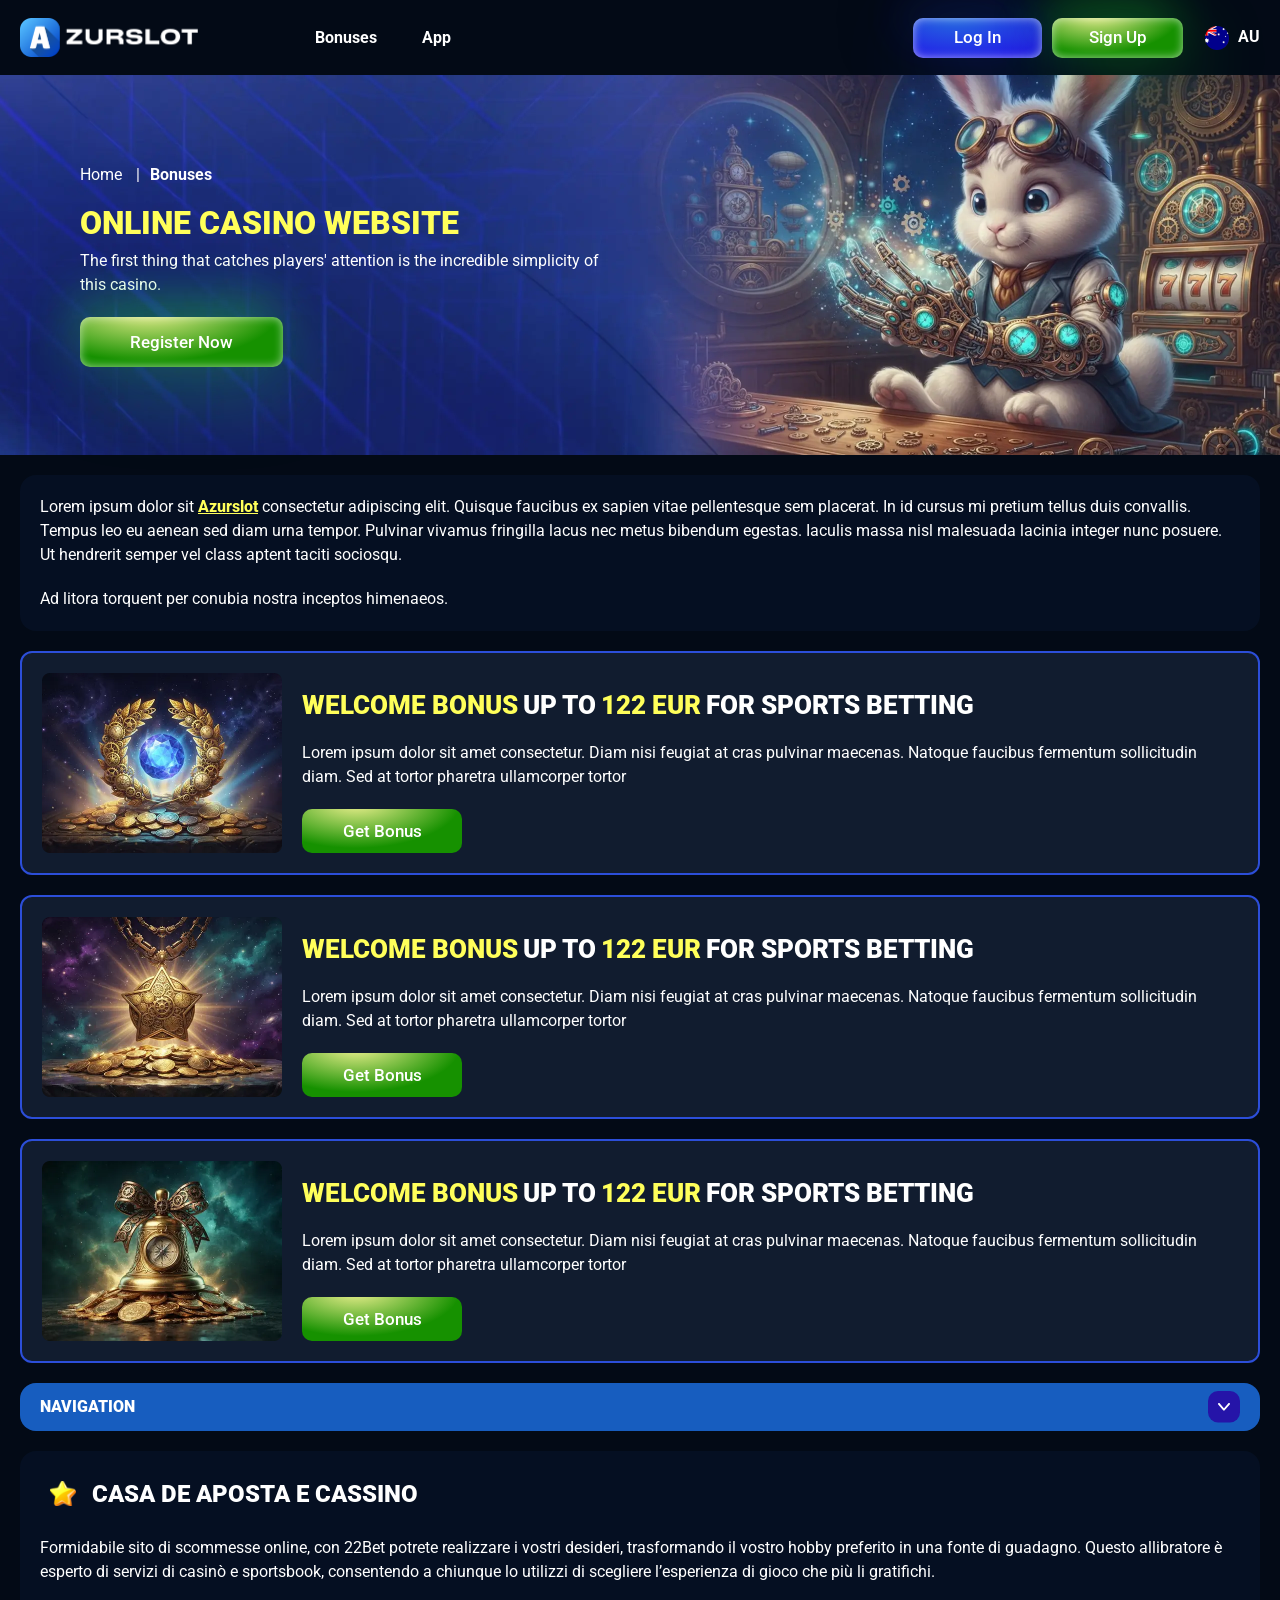
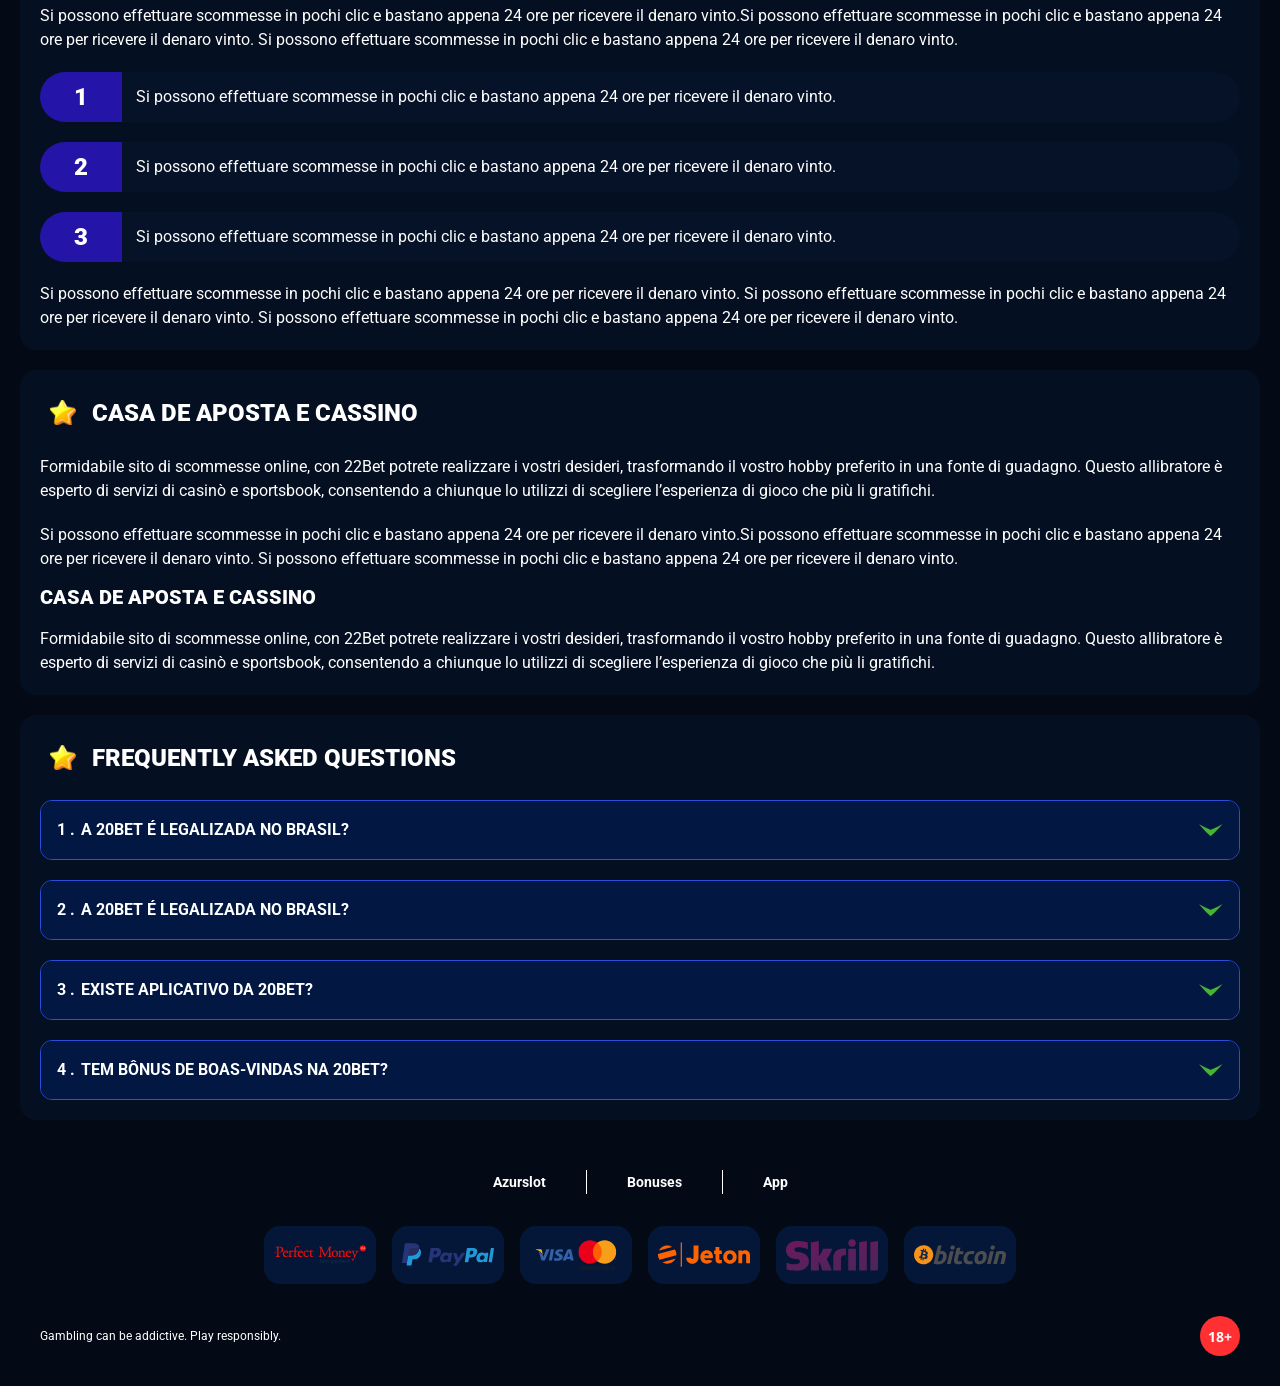
<file: bonus.html>
<!DOCTYPE html>
<html lang="au">
  <head>
    <meta charset="UTF-8" />
   
    <meta name="viewport" content="width=device-width, initial-scale=1.0" />
    <title>Azurslot</title>
    <meta name="description" content />
    <meta property="og:site_name" content />
    <meta property="og:title" content />
    <meta property="og:type" content="website" />
    <meta property="og:url" content />
    <meta property="og:image" content />
    <meta property="og:image:alt" content />
    <meta property="og:locale" content="au" />
    <meta property="og:description" content />
    <link rel="preconnect" href="https://fonts.googleapis.com" />
    <link rel="preconnect" href="https://fonts.gstatic.com" crossorigin="anonymous" />
<link href="https://fonts.googleapis.com/css2?family=Roboto:wght@100;300;400;500;700;900&display=swap" rel="stylesheet"> <link rel="stylesheet" href="./css/reset.css" />
 <link href="https://fonts.googleapis.com/css2?family=Montserrat:wght@100;200;300;400;500;600;700;800;900&display=swap" rel="stylesheet">
    <link rel="stylesheet" href="./css/reset.css" />
    <link rel="stylesheet" href="./css/main.css" />
    <link rel="stylesheet" href="./css/media.css"/>
    <link rel="icon" href="./images/Group.png" type="image/x-icon"/>
    <script
    src="https://code.jquery.com/jquery-3.6.1.min.js"
    integrity="sha256-o88AwQnZB+VDvE9tvIXrMQaPlFFSUTR+nldQm1LuPXQ="
    crossorigin="anonymous"
  ></script>
  </head>
  <body>
  <header class="header">
      <section class="content header__content">
        <a href="./index.html" class="logo header__logo"
          ><img src="./images/logo.png" alt="logo" title
        /></a>
        <button class="header__btn-menu" >
          <svg width="16px" height="16px" viewBox="0 0 16 16" xmlns="http://www.w3.org/2000/svg">
              <rect y="0" width="16" height="3" rx="1.5"></rect>
              <rect y="6.5" width="16" height="3" rx="1.5"></rect>
              <rect y="13" width="16" height="3" rx="1.5"></rect>
            </svg>
        </button>

          <nav class="menu header__menu">
        <ul class="header__menu-list">
                
              <li class="" >
            
                <a href="./bonus.html" >
                <span>Bonuses</span>
              </a>
            
              </a>
            </li>
              <li>
                <a href="./app.html">
                 App
                </a>
              </li>
              
             
            </ul>
            <div class="header__button header__button-menu " >
              <a href="#" class="button  button__login-menu">Log In</a>
              <a href="#" class="button button__menu">Sign Up</a>
            </div>
           
          </nav>
            <a href="#" class="button button__login">Log In</a>
            <a href="#" class="button button__singup">Sign Up</a>
            <!-- <div id="clock" class="header__time">00:00</div> -->
            <a href="#" class="header__flag">
                <span><img src="./images/flag.png" alt="flag" title /></span>
                <span>au</span>
              </a>
      </section>
    </header>
     <main class="main home main-page">
        <section class=" hero hero__page">
           
            <div class="background ">
              <img src="./images/bonus/bg-bonus.webp" alt="hero" title />
              
            </div>
            <div class="hero__wrapper hero__wrapper-page">
              <div class="hero__data hero__data-bonus">
                <ul
                class="breadcrumbs "
                
              >
                <li
                  
                >
                  <a href="/" >
                    <span >Home</span></a
                  >
                 
                </li>
                <li
                  
                >
                  <a href="#" > <span >Bonuses</span></a>
                 
                </li>
              </ul>
                <h1 class="title general hero__title">
                  Online Casino Website
                </h1>
                 <p class="hero__text">The first thing that catches players' attention is the incredible simplicity of this casino.</p>
               
                <a href="#" class="button  hero__button ">Register Now</a>
               
              </div>
             
            </div>
          </section>
      <section class="main__wrap main__wrap-page">
       
       <section class="content__wrapper content__wrapper-page">
        <section class="content article">
            <p>
             Lorem ipsum dolor sit <a href="#">Azurslot</a> consectetur adipiscing elit. Quisque faucibus ex sapien vitae pellentesque sem placerat. In id cursus mi pretium tellus duis convallis. Tempus leo eu aenean sed diam urna tempor. Pulvinar vivamus fringilla lacus nec metus bibendum egestas. Iaculis massa nisl malesuada lacinia integer nunc posuere. Ut hendrerit semper vel class aptent taciti sociosqu.
            </p>
            <p>
             Ad litora torquent per conubia nostra inceptos himenaeos.
            </p>
          </section>
        
          <section class="content bonuses">
            <ul class="bonuses__list">
               <li class="  bonuses__item">
                 
                 <div class="images__wrap">
                   <div class=" bonuses__img">
                     <img src="./images/bonus/banner-bonus1.webp" alt="" title="">
                  </div>
                  <div class="bonuses__desc">
                     <div class="wrap">
                        
                        <h2 class="title high bonuses__title">WELCOME BONUS <span>UP TO</span> 122 EUR <span>FOR SPORTS BETTING</span></h2>
                        <div class="bonuses__text">
                           <p>Lorem ipsum dolor sit amet consectetur. Diam nisi feugiat at cras pulvinar maecenas. Natoque faucibus fermentum sollicitudin diam. Sed at tortor pharetra ullamcorper tortor </p>
                          </div>
                        
                     </div>
                     <div class="bonuses__buttons">
                      <a href="#" class="button bonuses__button">Get  Bonus</a>
                      
                   </div>
                  </div>
                 </div>
                  
               </li>
               <li class="bonuses__item">
                 <div class="images__wrap">
                  <div class=" bonuses__img">
                     <img src="./images/bonus/banner-bonus2.webp" alt="" title="">
                  </div>
                  <div class="bonuses__desc">
                     <div class="wrap">
                        
                        <h2 class="title high bonuses__title">WELCOME BONUS <span>UP TO</span> 122 EUR <span>FOR SPORTS BETTING</span></h2>
                        <div class="bonuses__text">
                           <p>Lorem ipsum dolor sit amet consectetur. Diam nisi feugiat at cras pulvinar maecenas. Natoque faucibus fermentum sollicitudin diam. Sed at tortor pharetra ullamcorper tortor </p>
                          </div>
                        
                     </div>
                     <div class="bonuses__buttons">
                      <a href="#" class="button bonuses__button">Get  Bonus</a>
                      
                   </div>
                  </div>
                 </div>
               </li>
               <li class="bonuses__item">
                <div class="images__wrap">
                  <div class=" bonuses__img">
                     <img src="./images/bonus/banner-bonus3.webp" alt="" title="">
                  </div>
                     <div class="bonuses__desc">
                     <div class="wrap">
                        
                        <h2 class="title high bonuses__title">WELCOME BONUS <span>UP TO</span> 122 EUR <span>FOR SPORTS BETTING</span></h2>
                        <div class="bonuses__text">
                           <p>Lorem ipsum dolor sit amet consectetur. Diam nisi feugiat at cras pulvinar maecenas. Natoque faucibus fermentum sollicitudin diam. Sed at tortor pharetra ullamcorper tortor </p>
                          </div>
                        
                     </div>
                     <div class="bonuses__buttons">
                      <a href="#" class="button bonuses__button">Get  Bonus</a>
                      
                   </div>
                  </div>
                </div>
               </li>
          
            </ul>
         </section>
            <section class="content menu-review__content">
              

            
                <div class="menu__review-desk menu__review-content">Navigation</div>
                <ul class="menu__review menu__review-list">
                  <li><a href="#">Lorem ipsum dolor sit</a></li>
                    <li><a href="#">Amet consectetur adipiscing</a></li>
                      <li><a href="#">Quisque faucibus ex sapien vitae</a></li>
                        <li><a href="#">Ut hendrerit sempero</a></li>
                          <li><a href="#">Pulvinar vivamus fringilla</a></li>
                           <li><a href="#">Ad litora torquent per conubia</a></li>
                         
                          
                </ul>
             
          
          </section>
         
         <section class="content article">
            <h2 class="title high article__title">Casa de Aposta e Cassino</h2>
            
            <p>
             Formidabile sito di scommesse online, con 22Bet potrete realizzare i vostri desideri, trasformando il vostro hobby preferito in una fonte di guadagno. Questo allibratore è esperto di servizi di casinò e sportsbook, consentendo a chiunque lo utilizzi di scegliere l’esperienza di gioco che più li gratifichi.
            </p>
            <p>
             Si possono effettuare scommesse in pochi clic e bastano appena 24 ore per ricevere il denaro vinto.Si possono effettuare scommesse in pochi clic e bastano appena 24 ore per ricevere il denaro vinto. Si possono effettuare scommesse in pochi clic e bastano appena 24 ore per ricevere il denaro vinto.
            </p>
           <ol>
              <li>Si possono effettuare scommesse in pochi clic e bastano appena 24 ore per ricevere il denaro vinto.</li>
              <li>Si possono effettuare scommesse in pochi clic e bastano appena 24 ore per ricevere il denaro vinto.</li>
              <li>Si possono effettuare scommesse in pochi clic e bastano appena 24 ore per ricevere il denaro vinto.</li>
            </ol>
            <p>Si possono effettuare scommesse in pochi clic e bastano appena 24 ore per ricevere il denaro vinto. Si possono effettuare scommesse in pochi clic e bastano appena 24 ore per ricevere il denaro vinto. Si possono effettuare scommesse in pochi clic e bastano appena 24 ore per ricevere il denaro vinto.</p>
          </section>
           <section class="content article">
            <h2 class="title high article__title">Casa de Aposta e Cassino</h2>
            
            <p>
             Formidabile sito di scommesse online, con 22Bet potrete realizzare i vostri desideri, trasformando il vostro hobby preferito in una fonte di guadagno. Questo allibratore è esperto di servizi di casinò e sportsbook, consentendo a chiunque lo utilizzi di scegliere l’esperienza di gioco che più li gratifichi.
            </p>
            <p>
             Si possono effettuare scommesse in pochi clic e bastano appena 24 ore per ricevere il denaro vinto.Si possono effettuare scommesse in pochi clic e bastano appena 24 ore per ricevere il denaro vinto. Si possono effettuare scommesse in pochi clic e bastano appena 24 ore per ricevere il denaro vinto.
            </p>
          
            <h3>Casa de Aposta e Cassino</h3>
            <p>Formidabile sito di scommesse online, con 22Bet potrete realizzare i vostri desideri, trasformando il vostro hobby preferito in una fonte di guadagno. Questo allibratore è esperto di servizi di casinò e sportsbook, consentendo a chiunque lo utilizzi di scegliere l’esperienza di gioco che più li gratifichi.</p>
          </section>
        
           <section class="content faq">
            <h2 class="title high faq__title">Frequently Asked Questions</h2>
            <ul class="faq__list " >
              <li class="faq__item"  >
                <h3 class="title medium faq__subtitle js-button-expander js-button-expander--faq"  >A 20Bet é legalizada no Brasil?
                 </h3>
                <div  class="faq__answer js-expand-content js-expand-content--faq" >
                  <p  >
                    Sim, a casa de apostas tem licença emitida por Curaçao, que é reconhecida no Brasil e a permite atuar por aqui.
                  </p>
                </div>
              </li>
              <li class="faq__item"  >
                <h3 class="title medium faq__subtitle js-button-expander js-button-expander--faq"  >A 20Bet é legalizada no Brasil?</h3>
                <div class="faq__answer js-expand-content js-expand-content--faq" >
                  <p  >
                    Sim, a casa de apostas tem licença emitida por Curaçao, que é reconhecida no Brasil e a permite atuar por aqui.
                  </p>
                </div>
              </li> 
              <li class="faq__item"  >
                <h3 class="title medium faq__subtitle js-button-expander js-button-expander--faq"  >Existe aplicativo da 20Bet?</h3>
                <div class="faq__answer js-expand-content js-expand-content--faq" >
                  <p  >
                   Sim, disponível para sistemas operacionais iOS e Android.
                  </p>
                </div>
              </li> 
              <li class="faq__item"  >
                <h3 class="title medium faq__subtitle js-button-expander js-button-expander--faq"  >Tem bônus de boas-vindas na 20Bet?</h3>
                <div class="faq__answer js-expand-content js-expand-content--faq" >
                  <p  >
                   O pacote especial para novos usuários da 20Bet paga 100% sobre o primeiro depósito, com limite de 600 BRL.
                  </p>
                </div>
              </li> 
             
            </ul>
          </section>
          
        </section> 
        
       
        <div class=""  onclick="scrollToTop()">
          <button class="main__arrow" id="scrollToTopBtn"></button>
        </div> 
      </section>
    </main> 
     <footer class=" footer ">
      <section class="content footer__content">
        <ul class="footer__menu">
         <li><a href="/">Azurslot</a></li>
         <li><a href="./bonus.html">bonuses</a></li>
         <li><a href="./app.html">app</a></li>
         
        </ul>
       
          <ul class="footer__cards-list">
           
            <li>
              <a href="#"
                ><img src="./images/footer-img1.svg" alt="card" title
              /></a>
            </li>
           <li>
              <a href="#"
                ><img src="./images/footer-img2.svg" alt="card" title
              /></a>
            </li> <li>
              <a href="#"
                ><img src="./images/footer-img3.svg" alt="card" title
              /></a>
            </li> <li>
              <a href="#"
                ><img src="./images/footer-img4.svg" alt="card" title
              /></a>
            </li> <li>
              <a href="#"
                ><img src="./images/footer-img5.svg" alt="card" title
              /></a>
            </li> <li>
              <a href="#"
                ><img src="./images/footer-img6.svg" alt="card" title
              /></a>
            </li>
          </ul>
       
        <div class="footer__wrapp">
          <div class="footer__text">
           
            <p>Gambling can be addictive. Play responsibly. 
</p>
           
          </div>
          <div class="footer__age">
            <img src="./images/age.svg" alt="age" title />
          </div>
        </div>
      
      </section>
    </footer>
    
    <script src="./js/sidebar.js" defer></script>
    <script src="./js/expander.js" defer></script>
    <script src="./js/mobile-menu.js" defer></script>
    <!-- <script src="./js/clock.js" defer></script> -->
     <script src="./js/arrowUp.js" defer></script>
  </body>
</html>
</file>
<file: css/main.css>
html{
    -webkit-text-size-adjust: 100%;
    scroll-behavior: smooth;
      overflow-x: hidden;
  }
  
  body {
      display: block;
      position: relative;
      width: 100%;
background: #030A16;

 font-family: 'Roboto', sans-serif;
      font-size: 16px;
      font-weight: 400;
      line-height: 150%;
      text-align: left;
      color:#FFFFFF;
      overflow-x: hidden;
    }
  

    
    .content {
      display: block;
      position: relative;
      width: 100%;
      max-width: 1020px;
      max-width: 100%;
      /* overflow: hidden; */
      border-radius: 16px;
background: #09152C8C;

      padding: 20px;
      margin: 0 auto 20px auto;
    }
    
    h1,
    h2,
    h3,
    h4,
    .title {
      display: block;
      position: relative;
      font-size: 32px;
      font-weight: 900;
      line-height: 100%;
      text-align: center;
      color: #FFFF5A;
      
    }
    
    h1,
    .title.general {
      text-transform: uppercase;
    }
    
    h2,
    .title.high {
      display: flex;
      align-items: center;
      justify-content: flex-start;
      font-weight: 900;
      font-size: 24px;
      text-align: left;
      line-height: 100%;
      text-transform: uppercase;
      color: #FFFFFF;
gap: 16px;
padding: 10px;
    }


 h2::before,
    .title.high::before{
content: '';
display: block;position: relative;
left: 0;
background: url('../images/decor-title.svg') no-repeat center center / contain;
width: 26px;height: 25px;
    } 

    h3,
    title.medium {
      font-weight: 900;
      font-size: 20px;
      line-height: 100%;
      text-align: left;
      
      text-transform: uppercase;
    color: #FFFFFF;
   
 
    }
    
    article > *,
    .article > *,
    .desk > * {
      margin-top: 20px;
    }
    
    article > *:first-child,
    .article > *:first-child,
    .desk > *:first-child {
      margin-top: 0 !important;
    }
    
    article > h2,
    .article > h2,
    .desk > h2 {
      margin-top: 32px;
    }
    
    article > h3,
    .article > h3,
    .desk > h3 {
      margin-top: 16px;
    }
    
    .button {
      
      position: relative;
    display: flex;
      min-width: 203px;
      height:50px;
      width: fit-content;
 background: radial-gradient(76.9% 122.63% at 33.52% -15.63%, #F2F292 0%, #169100 85.15%) /* warning: gradient uses a rotation that is not supported by CSS and may not behave as expected */;
box-shadow: 10px 20px 80px 0px #1EE9324D, -10px -20px 50px 0px #1EE9324D,0px 0px 10px 0px #FFFFFF99 inset;

      overflow: hidden;
      font-size: 17px;
      font-weight: 500;
      line-height: 100%;
      text-align: center;
      align-items: center;
      justify-content: center;
      text-decoration: none;
      text-transform: capitalize;
      color: #ffffff;
      white-space: nowrap;
      cursor: pointer;
      padding: 10px 20px;
      margin: 0 auto;
   border-radius: 10px;
      transition: all 0.5s;
    }
    
    .button:hover {
     transform: scale(1.1);
    }
    
    
    .header,
    .main ,.footer {
      display: flex;
      position: relative;
      justify-content: space-between;
      align-items: center;
     
      max-width: 1600px;
      max-width: 100%;
      
      margin: 0 auto;
    }
    
    .background{
      display: block;
      position: absolute;
      bottom: 0;left: 0;
      height: 100%;
      width: 100%;
      overflow: hidden;
    }
    
    .background img{
      position: relative;
      width: 100%;height: 100%;object-fit: cover;
      object-position: center top;
      
    }

    .background-page img{
      border-radius: 0;
    }
    
    .images img{
      border-radius: 16px;
      width: 100%;
      height: 100%;
      overflow: hidden;
      display: block;
      border: 1px solid #C0B84E99;
    }

    .faq {
      overflow-anchor: none;
    }
    
    /* -------------------HEADER---------------- */
    .header {
      position: fixed;
      top: 0;
      left: 0;
      right: 0;
      width: 100%;
      z-index: 100;
background: #030A16;

    }
    
    .header__content {
      position: relative;
      display: flex;
      flex-direction: row;
      align-items: center;
      justify-content: space-between;
      max-width: 1440px;
      max-height: 75px;
      border-radius: 0;
background: #030A16;

      box-shadow: none;
border: none;
      padding: 15px 90px;
      margin: 0 auto;
    }
    
    .logo {
      display: block;
      position: relative;
      flex: 0 0 178px;
      margin-right: 97px;
    }
    
    .logo img {
      display: block;
      position: relative;
      width: auto;
      max-height: 40px;
    }
    
    .logo:hover{
      transform: scale(1.1);
    }
    .header__menu {
      display: flex;
      white-space: nowrap;
      max-height: calc(100vh - 70px);
       scrollbar-width: none; 
  -ms-overflow-style: none; 
  
    }
    .header__menu::-webkit-scrollbar {
  display: none; 
}
    
    
    .header__menu-list {
      display: flex;
      justify-content: center;
      align-items: center;
      white-space: nowrap;
      flex: 1 1 auto;
    gap: 5px;
      border-radius: 8px;
     


    }
    .header__menu-list li {
      display: block;
    
    }
    
    .header__menu-list li a {
      display: inline-flex;
      position: relative;
      align-items: center;
      font-weight: 700;
      font-size: 16px;
      line-height: 100%;
      text-transform: capitalize;
      color:#FFFFFF;
      transition: all 0.5s;
       padding:  23px 20px;
    }

   

    .header__menu-list li:hover a {
     text-decoration: underline;
      
    }
    
    .menu a{
      display: none;
    }
    
  
    span {
      display: inline-block;
    }
    
    .header__menu-list a img,
    .header__flag img {
      width: 24px;
      height: 24px;
      vertical-align: middle;
    }
    
   
    .header__flag span:first-child {
      flex: 0 1 24px;
     
      
    }

    .header__menu-wrap {
    display: none;
    display: block;
    position: absolute;
    left: 0;
    top: 60px;
    min-width: 120px;
    height: auto;
    background: #16656D;
box-shadow: 0px 4px 4px 0px #00000040;

    border-radius:0 0 12px 12px;
    padding: 8px 16px;
    z-index: 100;
    overflow-y: hidden;
}

.header__menu-wrap ul{
  display: flex;
  flex-direction: column;
  gap: 8px;
}
.header__menu-wrap ul li{
  padding: 0;
}

.header__menu-wrap ul li:hover{
  background: none;
  
}


.header__menu-list .header__menu-item {
    display: none;
}

.header__menu-list li:first-child .header__menu-item {
    padding-left: 0;
}


.header__menu-list > li {
  position: relative;
}



.header__menu-list li .header__menu-wrap ul li a{
  color:#FFFFFF !important;
  padding-right: 12px;
}

.header__menu-list li .header__menu-wrap ul li a:hover{
text-decoration: underline !important;
}

.header__menu-list li .header__menu-wrap ul li a::after{
  display: none;
}

.header__menu-wrap.js-expand-content.expanded {
  height: auto;
}


li.active .header__menu-wrap{
display: flex;
  gap: 8px;
}
    .header__flag {
      display: flex
;gap: 9px;
font-weight: 700;
    align-items: center;
      margin-left: 22px;
      color:#ffffff;
      text-transform: uppercase;
    }

  

     .button__login:hover{
      background: radial-gradient(76.9% 122.63% at 33.52% -15.63%, #F2F292 0%, #169100 85.15%) /* warning: gradient uses a rotation that is not supported by CSS and may not behave as expected */;
    box-shadow: 10px 20px 80px 0px #1EE9324D, -10px -20px 50px 0px #1EE9324D, 0px 0px 10px 0px #FFFFFF99 inset;
transform: none;

     }

    .button__login{
         background: radial-gradient(92.56% 151.44% at 33.52% -15.63%, #2575DE 0%, #221BE8 85.15%) /* warning: gradient uses a rotation that is not supported by CSS and may not behave as expected */;
box-shadow: 10px 20px 80px 0px #1E40E94D,-20px -20px 50px 0px #0E0E0F80, -10px -20px 50px 0px #003CFF33, 0px 0px 10px 0px #FFFFFF99 inset;

      height: 40px;
        min-width: 129px;
    
        padding: 10px 20px;
        margin: 0 10px 0 auto;
       
    }
    

    
 .button__singup{
 
  min-width: 131px;
  padding: 10px 20px;

height: 40px;

    margin: 0;
 }

 .button__singup:hover{
        background: radial-gradient(92.56% 151.44% at 33.52% -15.63%, #2575DE 0%, #221BE8 85.15%) /* warning: gradient uses a rotation that is not supported by CSS and may not behave as expected */;
box-shadow: 10px 20px 80px 0px #1E40E94D,-20px -20px 50px 0px #0E0E0F80, -10px -20px 50px 0px #003CFF33, 0px 0px 10px 0px #FFFFFF99 inset;

    transform: none;
 }
    .header__time{
        color:#FFFFFF;
        position: relative;
        padding-left: 28px;
        margin-left: 24px;
    }

    .header__time::before{
      content: '';
      display: block;position: absolute;
      top: 50%;
      transform: translateY(-50%);
      width: 18px;height: 18px;
      left: 1px;
      background: url('../images/clock.svg') no-repeat center center / contain;
    }

 
    .header__btn-menu{
      display: block;
      flex: 0 1 auto;
      min-width: 0;
      border:1px solid #ffffff; 
      border-radius: 10px;
   background: #030A16;

      padding: 12px;
      margin-left: 12px;
      order: 3;
     
      
    }
    
    
    svg {
      position: relative;
      fill: #ffffff;
      line-height: 1;
      vertical-align: 1;
    }
    
     
    
     
    
    
    /* ------------------ MAIN------------- */
    .main.home{
      display: flex;
      
     
    }
    
    .main__wrap {
      display: flex;
      position: relative;
     
      flex: 1 1 100%;
      justify-content: center;
      align-items: stretch;
      max-width: 1320px;
      padding: 20px ;
    
      margin: 0 auto;
    }
    
    
    
   
    .menu__review-content::after {
      content: "";
      position: absolute;
      right: 20px;
      top:50%;
      transform: translateY(-50%);
      width: 32px;
      height: 32px;
     background: url('../images/sidebar-arrowDown.svg') no-repeat center center / contain;
      transition:  all 0.5s;
    }

   
    
   
    
    .menu__review-content.active::after {
      
      transform: translateY(-50%) rotate(180deg);
    }
    
    .menu-review__content{
     
      padding: 0px;
      margin-bottom: 20px;
      overflow: hidden;

      border-radius: 16px;
      
    }
  
    .menu__review-content{
      position: relative;
      padding:12px 60px 12px 20px;
      color: #Ffffff;
      font-weight: 900;
      text-transform: uppercase;
 background: #175DBF;
cursor: pointer;

    }
  
.bonuses__desc::after{
background: linear-gradient(180deg, rgba(0, 234, 206, 0) 14.75%, rgba(0, 234, 206, 0.7) 100%);


}

    
    .menu__review-content.active{
      border-bottom-left-radius: 0;
      border-bottom-right-radius: 0;
    }
    
    .menu__review li a {
   color: #Ffffff;
      position: relative;
      display: flex;
    }
  
    .menu__review li:hover a{
      text-decoration: underline;
    }


     
    .menu__review.active{
      display: block;
     
      border-radius: 0 ;
    }
    .menu__review-list{
      padding: 0;
    }
    .menu__review-list li{
      padding: 8px 16px;
      transition: all 0.5s
    }
    .content__wrapper {
      
    
      flex: 0 1 100% ;
    }
.menu__review-list li{
border-bottom: 1px solid #7D6E6E33;
}
    
  
      
    /* -----------hero ----------- */
    .content__wrapper{
      position: relative;
       
     
    
    }
    
    .hero{
      padding: 0;
      min-height: 380px;
      display: flex;
      background:none;
  
      align-items: center;
      padding: 24px 24px 24px 0;
  }
    
    .hero__wrapper {
     
      display: flex;
      align-items: center;
     
    }
    
  
    .hero__data{
    display: block;
      position: relative;
        max-width: 560px;
      padding: 12px; 
    }
    
    .hero__title{
      margin-bottom: 10px;
      text-align: start;
     
    }
  
    .hero__data p{
      color:#ffffff;
      
      text-transform: none;
      margin-bottom: 20px;
    }
    
    
    .hero__rating {
      display: flex;
      font-weight: 700;
      align-items: center;
      text-transform: uppercase;
      color:#ffffff;
      margin-bottom: 20px;
    }
    
    .hero__rating p{
       text-transform: uppercase;
     margin-right: 10px;
     margin-bottom: 0;
    
     
    }
    .hero__button{
      display: flex;
    margin-left: 0;
      
          
    }
    .hero__rating span{
      white-space: nowrap;
    }

    .hero__data  li:nth-child(1) span{
      font-weight: 400;
      padding-left: 0;
    }
  
    
    
   .hero__data .hero__span{
      font-weight: 400;
      font-size: 12px;line-height: 18px;
      color:#ffffff;
    }
    
    
    
 


/* ------------features------ */
 
.features__wrap {
  display: flex;
  gap:20px;
}
.features__list,
.features__table {
 
  
  border-radius: 12px;
  

}

.features__title{
  margin-bottom: 16px;

}

.features__list li {
  display: flex;
  gap: 8px;
  position: relative;
   padding: 8px 16px ;
}

.features{
  padding: 0;border: none;
  background: none;
      box-shadow:none;
}


.features__table tr,.features__list li{
background: #1B1B1B;

border-radius: 12px;
  color:#ffffff;
}


.features__table {
border-collapse: separate;
display: flex;
width: 100%;
gap: 20px;
}

.features__table tbody{
  width: 100%;display: grid;
  grid-template-columns: repeat(2,1fr);
  gap: 20px;
 row-gap: 8px
 ;
}

.features__table tr {
  font-weight: 400;
  display: flex;
  flex-direction: row;
  align-items: center;
  text-align: left;
 
gap: 9px;
background: #021843;
border: 1px solid #2C4ED9;
color: #ffffff;
padding: 8px 16px;
 overflow: hidden;
border-radius: 10px;

}

.features__table tr td:last-child{
  font-weight: 400;
  padding-left: 0;

width: 100%;
}

.features__table tr td:first-child{
width: 100%;
display: flex;
height: 100%;
align-items: center;
gap: 12px;

border-radius: 0px;

  font-weight: 800;
  text-transform: none;
  color: #44B52D;

}
.features__table tr td:first-child img{
  width: 21px;height: auto;
  display: block;
}

.features__table td {
  width: 100%;
}

/* -------------banner---------------- */

.banner {
  display: flex;
  align-items: center;
  justify-content:flex-end;
  overflow: hidden;
  width: 100%;
 
  min-height: 380px;
  padding:  20px;
  background: transparent;
    border-radius: 16px;
    margin-bottom: 20px;

  
}

.banner__info {
  display: flex;
 
  flex-direction: column;
  align-items: flex-end;
  position: relative;
  max-width: 468px;

border-radius: 5px;
  text-align: right;
 
  padding: 20px;
}

.banner .banner__title-main {
  flex-direction: column;
  align-items:center;
  width: auto;
  justify-content: flex-end;
  font-weight: 900;
  line-height: 120%;
  font-size: 36px;
  padding: 0;
  box-shadow: none;
  color: #FFFF5A;
  text-align: right;
  text-transform: uppercase;
  margin-bottom: 2.5px;
  padding-left: 0;
  padding-right: 0;
  border: none;
  background: none;
}

.banner .banner__title::after,.banner .banner__title-main::before, .banner .banner__title-main::after {
  display: none;
  
}

.banner__subtitle{
  position: relative;
  color: #FFFFFF;
  font-size: 24px;
  line-height: 150%;
  font-weight: 700;
  text-align: right;
  text-transform: capitalize;
  
  margin-bottom: 30px;
  
}



.banner__button {

 margin-left:auto;
 margin-right:0;
 
}

.banner__button:hover{
  transform: scale(1.1);
}


.banner-page{
  max-width: 100%;
  justify-content: flex-start;
  min-height: 380px;
  padding-left: 150px;
}


   
        /* ----------------review------------- */
    
      
        .article {
          display: flex;
          flex-direction: column;
        }
        .article ul li{
          position: relative;
          padding-left: 28px;
         
   
        }
        
    
        .article ul li + li,.article ol li + li{
          margin-top: 20px;
        }
       .article ul li ,.article ol li{
  
color:#Ffffff;
 background: #09152C8C;

border-radius: 50px;
padding: 13px 13px 13px 96px;

       }
    
       .article ul li::before{
          content:'';
          position: absolute;
          left:0px;
          top: 9px;
          top:50%; 
          transform: translateY(-50%); 
         
          border-radius: 50px 0 0  50px;
         width: 81.5px;height: 100%;
background: #2514A8;


        }

           .article ul li::after{
          content:'';
          position: absolute;
          left: 25px;
          top: 17px;
          top:50%;
          transform: translateY(-50%);
          width: 35px;height: 35px;
        
background:url('../images/decor-list.svg') no-repeat center center / contain;

        }  
        

        .article-page ul li::before{

          background:#054146;
        }


        .article  .button{
          margin: 20px auto 0 auto;
     
        }

      
  
    

        .article a:not(.button){
           color:#FFFF5A; 
           text-decoration: underline;
            font-weight: 800;
            
        }
        .article a:not(.button):hover{
 color:#169000;
     
        }


           /* для нумерованного списка */

.article ol ,.faq{
  
  counter-reset: ol;
  position: relative;
  
}

.article ol li,.faq__subtitle{
  display: flex;
 align-content: center;
  counter-increment: ol; 
  position: relative; 
 
 flex-wrap: wrap;
padding: 13px 13px 13px 96px;}

.article ol li::before,
.faq__subtitle::before
 {
  content: counter(ol) "  "; 
  display: inline-block;
  position: absolute;
  font: inherit;
  font-weight: 900;
  font-size: 24px;
  line-height: 150%;
   width: 81.5px;
   height: 100%;
   border-radius: 50px 0 0 50px;
  color: #ffffff;
background: #2514A8;


  left: 0px;
  top:50%; 
          transform: translateY(-50%); 
          display: flex;
        justify-content: center;
          align-items: center;

}
.faq__subtitle::before
 {
   content: counter(ol) " . ";
  background: transparent;
  font-size: 16px;line-height: 24px;
  font-weight: 700;
  left: 16px;
  width: unset;
  top: 17px;
  transform: none;
  height: unset;
 }

/* .faq__subtitle::before{
  content: '';
  position: absolute;
  left: 20px;
  top: 50%;
  transform: translateY(-50%);
 background:url('../images/decor-faq.svg') no-repeat center center / contain;
 width: 30px;
 height: 12px;
} */

    
     
     
    /* ----------faq----------------------- */
    
    .faq__subtitle {
      position: relative;
      font-weight: 700;
      font-size: 16px;
      line-height:28px;
      text-align: left;
      color: #ffffff;
background: #021843;

border: none;

      text-transform: uppercase;
      cursor: pointer;
      padding: 15px 60px 15px 40px;
    }
    
      
    
  
    .faq__title{
      margin-bottom: 20px;
    }
    
    .faq__subtitle::after {
      content: "";
      display: block;
      position: absolute;
      top: 50%;
      transform: translateY(-50%);
      right: 16px;
      width: 24px;
      height: 24px;
      background: url('../images/faq-arrowDown.svg') no-repeat center center / contain;
      transition: transform 0.3s ease-in-out;
      
    }
    
    .faq__subtitle.active::after {
      
      transform: translateY(-50%) rotate(180deg); 
    }
    
    .faq__item{
      position: relative;
   border: 1px solid #2C4ED9;
      border-radius: 12px;
      overflow: hidden;
    }
    
    .faq__item + .faq__item{
      margin-top: 20px;
    }
    .faq__subtitle.active {
   
   border-bottom:none
    }
    
    .faq__answer {
      position: relative;
   
background:transparent;

      color: #ffffff;
      
           padding:  12px 16px;
  margin-top: 5px;
       border-top:none ;
    }
    
    .js-expand-content {
      display: none;
      overflow: hidden;
    }
    
    .js-expand-content.expanded {
      height: 100%;
    }
    
    
    /* ---------main__arrow------ */
    .main__arrow {
      display: block;
      position: fixed;
      width: 50px;
      height: 35px;
      right: 20px;
      bottom: 20px;
      background: transparent;

      background: url('../images/ArrowUp.svg') no-repeat center center / contain;
      z-index: 100;
  padding: 5px;
    
  }

  .content:last-child{
    margin-bottom: 0;
  }
    
    /* ------------footer----------------- */
    .footer{
       display: flex;
      position: relative;
 

      
    }
    
    .footer__content{
      display: flex
;
    flex-direction: column;
    align-items: center;
      gap:32px;
      max-width: 1240px;
      padding: 30px 20px;
      /* padding: 30px 10px 10px 30px; */
      background: transparent;
      box-shadow: none;
      margin-bottom: 0;
      border: none;
      
    }
    .footer__menu{
      display: flex;
      justify-content:center;
      gap: 40px;
      flex-wrap: wrap;
    }
    
   .footer__menu li:not(:last-child){
    padding-right: 40px;
    border-right: 1px solid #FFFFFF;

   }

    .footer__menu li a{
      font-weight: 700;text-transform:capitalize;
      font-size: 14px;line-height: 160%;
        position: relative;
        color:#ffffff;
        transition: all 0.5s;
    
    }

    .footer__menu li:hover a{
color: #FBA73B;
    }
    .footer__info{
        position: relative;
    }

    
    .footer__info a{
     
      color: inherit;
    
    } 
    
    .footer__cards-list {
      display: flex;
      flex-wrap: wrap;
      align-content: center;
      justify-content: center;
      align-items: center;
      gap:16px;
      
    }
    
    
    
    .footer__cards-list li img {
      width: 100%;
      
      height: auto;
      display: block;
      width: 112px;
      height: 58px;padding:10px;
      border-radius: 16px;
      background: #051739;
/* box-shadow:
  0 6px 14px rgba(0, 0, 0, 0.35),
  0 2px 4px rgba(0, 0, 0, 0.25); */
    }

    .footer__cards-list li{
      transition:  all 0.5s;
    }
    .footer__cards-list li:hover{
      transform: scale(1.1);
    }
    
    .footer__text{
      text-align: center;
      /* margin-left: auto;
      margin-right: auto; */
      
    }
    
    .footer__text p{
      color: #ffffff;
      font-size: 12px;
      font-weight: 400;
      line-height: 22px;
    }
    
    .footer__text p + p {
      margin-top: 8px;
    }
    
    .footer__wrapp{
      display: flex;
      width: 100%;
      flex-direction: row;
      justify-content: space-between;
      gap: 80px;
      align-items: center;
      padding:0 90px;
    }
    
    
    
    .footer__age img{
     max-width: 40px;
     max-height: 40px;
     display: block;
    }
    
    .footer__information{
      display: flex;
      justify-content: center;
    }
    
    .footer__information li + li{
      margin-left: 24px;
    }

    .footer__copy{
color: #ffffff;
font-size: 14px;
line-height: 16.41px;
text-align: center;
    }
    
/* --------------bonus page------------- */


    .breadcrumbs {
      display: flex;
      text-align: center;
      margin-bottom: 20px;
      white-space: nowrap;
      flex-wrap: wrap;
    }
    
    .breadcrumbs li:not(:last-child) a {
      padding-left: 0;
    }
    
    .breadcrumbs li a {
      font-weight: 400;
      color: #ffffff;
      padding: 10px;
    }
    
    .breadcrumbs li:first-child a:hover {
      color: #EB5851;
    }
    
    .breadcrumbs li:last-child a {
      font-weight: 700;
      cursor: default;
    }
    
    .breadcrumbs > li:not(:last-child):after {
      content: "|";
      position: relative;
      color: #ffffff;
      
    }
    
    .main-page.home{
   
      padding-top:75px;
      display: block;
    }
    
    .main__wrap-page{
      justify-content: flex-start
    }
    
    .home .hero__page{
     
      position: relative;
        width: 100vw;
        display: flex
    ;
        justify-content: start;
        align-items: center;
        background: linear-gradient(to right, rgba(23, 25, 35, 0.8) 100%, rgba(23, 25, 35, 0.6) 40%, rgba(23, 25, 35, 0.2) 70%, rgba(23, 25, 35, 0.8) 80%);
        padding-top: 24px;
        padding-bottom: 24px;
        padding-left: calc(50% - 580px);
        padding-right: calc(50% - 580px);
       
    }

    .hero__data-page{
      max-width: 600px;
      padding: 32px;
    }
    
    .hero__data .hero__text-page{
      font-size: 15px;
      text-transform: none;
      margin-bottom: 32px;

    }

    
    
    .content__wrapper-page{
      top:0;
    }
    
    .content.bonuses {
      padding: 0;
      background: none;
       border: none;
       box-shadow: none;
    }
    
    .bonuses__list {
  
      gap: 20px;
      display: grid;
      grid-template-columns: repeat(1, 1fr);
   }

            
    
    .bonuses__item {
      display: flex;
      align-items: center;
      justify-content: center;
   position: relative;
      border-radius: 12px;
      padding: 20px;
   background: #111C2F;
border: 2px solid #2C4ED9;
      overflow: hidden;
    }
    
    .bonuses__item > * {
      position: relative;
    }
    
    .bonuses__item + .bonuses__item {
      margin-top: 0;
    }
    
    .bonuses__item:before {
      display: none;
    }
    
     .bonuses__img{
      width: 100%;
      max-width: 240px;
      height: 100%;
     }
    .bonuses__img img {
      display: block;
      width: 100%;
      max-width: 240px;
  height: 100%;
 object-fit: cover;

    }
    
    .bonuses__desc {
     position: relative;
    height: max-content;

width: 100%;
max-width: 100%;
      
   
    }
    
    .bonuses__desc .wrap {
     
      color: #ffffff;
   
      text-align: left;
    }

    .images__wrap{
      width: 100%;height: 100%;padding: 0px ;
     display: flex;justify-content: center;
     flex-direction: row;
     gap: 20px;
     align-items: flex-end;
    }
    
    .bonuses__icon {
      background-color: #fff;
      width: 80px;
      height: 80px;
      border-radius: 50%;
      position: absolute;
      top: -40px;
      left: 0;
      right: 0;
      margin: auto;
     
      display: flex;
      
      align-items: center;
      
      justify-content: center;
    }
    
    .title.bonuses__title {
      flex-direction: row;
      color: #FFFF5A;
      font-size: 26px;
      flex-wrap: wrap;
      align-items: flex-start;
      line-height: 120%;
      font-weight: 900;
      border: none;
      background: none;
      padding-left: 0;
      padding: 0;
      gap: 5px;
      box-shadow: none;
      position: relative;
    }
  .title.bonuses__title::after,.title.bonuses__title::before{
    display: none;
  }

   .title.bonuses__title  span{
    color: #ffffff;
   }
    
    .bonuses__text {
      margin-top: 20px;
      color: #ffffff;
    }
    
    .bonuses__text p {
      margin-top: 0;
      color:#ffffff;
    }
    
    .bonuses__buttons {
     position: relative;
      display: flex;
     flex-wrap: wrap;
      justify-content: flex-start;
     
      gap: 20px;
      margin-top: 20px;
      z-index: 1;
    }
    
    .bonuses__button {
     height: 44px;
      width: max-content;
      box-shadow: none;
      min-width: 160px;
      font-size: 17px;
      line-height: 100%;
      font-weight: 500;
      border-radius: 10px;
      padding: 10px 14px;
      /* width: calc(50% - 8px); */
      margin: 0;
   
    }
    
   
  
    
    .hero__button-page{
      display: block;
    margin-top: 0;
    margin-left: 0;
    width: 185px;
    margin-right: auto;

    }

    .hero__button-page:hover{
      background:#2E9344;
    }
   
    

    /* --------------------app-page------------- */

    .hero__page-app{
      /* min-height: 650px; */
      height: auto;
    }

    .hero__img{
      
      z-index: 1;
      position: relative;
      
    }

    .hero__images-decor{
      position: absolute;
      bottom:-40px;right: 0;
     
      
    }
    .banner__app {
      display: flex;
      align-items: center;
      justify-content: flex-start;
      min-height: 648px;
      border-radius: 16px;
      border: 1px solid #2C4ED9;
      padding: 20px 20px 20px 145px;
    }
    .banner__logo {
      max-width: 280px;
      flex: 1;
      margin-right: 0px;
      margin-left: 0px;
      z-index: 3;
    }
    
    .banner__logo img {
      max-height: 91px;
    }
    
    .banner__content-app {
      display: flex;
      
      flex-direction: row;
      align-items: center;
      width: fit-content;
      gap:32px;
     
      

    }

    .banner__content-apps{
flex-direction: column-reverse;
    }
    .banner__btn {
      display: flex;
      flex-direction: row ;
      position: relative;
      min-width: 240px;
      height: 64px;
      font-size: 14px;
      font-weight: 900;
      align-items: center;
      line-height:16px;
      text-align: center;
      text-decoration: none;
      justify-content: center;
      border-radius: 10px;
  background: radial-gradient(76.9% 122.63% at 33.52% -15.63%, #F2F292 0%, #169100 85.15%) /* warning: gradient uses a rotation that is not supported by CSS and may not behave as expected */;
    box-shadow: 10px 20px 80px 0px #1EE9324D, -10px -20px 50px 0px #1EE9324D, 0px 0px 10px 0px #FFFFFF99 inset;
      color: #ffffff;

gap: 8px;
      text-transform: uppercase;
        cursor: pointer;
       
      padding:  16px 38px;
      padding: 9px 14px;
      /* margin: 0 auto; */
      transition: all 0.3s ease;
      overflow: hidden;
      z-index: 3;
      
    }
    
   .banner__btn:hover{
    transform: scale(1.1);
      
   }
 
    
    .button__wrap-app {
      display: flex;
      flex-direction: row;
      gap: 20px;
      z-index: 3;
      ;
    }

    .button__wrap-banner{
      flex-direction: column;
    }
    
    
    .banner__btn-app img,
    .banner__btn-android img {
     
      width: 32px;
      height: 32px;
      
    }
    
  
.banner__btn-app,
    .banner__btn-android{
color: #ffffff !important;
text-decoration: none !important;
font-size: 16px;line-height: 128%;font-weight: 500 !important;
    }

    .banner .banner__btn-app{
      background: radial-gradient(92.56% 151.44% at 33.52% -15.63%, #2575DE 0%, #221BE8 85.15%) /* warning: gradient uses a rotation that is not supported by CSS and may not behave as expected */;

    }
    .hero__list{
      position: relative;
      display: flex;
      justify-content: center;
      flex-wrap: wrap;
      flex-direction: row;
      gap:20px;
      margin-bottom: 32px;
    }

    .hero__list li{
      display: flex;
      flex-direction: column;
      position: relative;
      justify-content: center;
      color:#ffffff;
      align-items: center;
      flex: 0 0 112px;
      gap: 8px;
      text-align: center;
      
    }

      .hero__list li img{
        width: 40px;height: 40px;
      }
    /* -------------casino-page------------- */
    .casino__hover-link {
  color: #4da533;
  font-weight: 700;
}
.casino__item h3 {
  display: flex;align-items: center;
  font-weight: 700;
  justify-content: center;
  color: #1a2930;
  padding: 16px;
  text-align: center;
  text-decoration: none;
  text-transform: capitalize;
}

.casino__hover p {
  color: #ffffff;
  font-weight: 700;
}

.casino__buttons {
  min-width: 73px;
 
  height: 50px;
  
  padding: 0;
  display: flex;
  justify-content: center;align-items: center;
background:none;
border: none;

box-shadow: none;
  white-space: normal;
}

.casino__buttons:hover{
 
transform: scale(1.1);
}
.casino__hover {
  display: flex;
  flex-direction: column;
  justify-content: center;
  align-items: center;
 background: #000000B2;
 background: linear-gradient(180deg, #051739 0%, rgba(5, 23, 57, 0.5) 50%, #051739 100%);

  border-radius: 10px;
  border-bottom-right-radius: 0;
  border-bottom-left-radius: 0;
  position: absolute;
  left: 0;
  top: 0;
  width: 100%;
  height: 100%;
  opacity: 0;
  transform: translateY(100%);
  transition: transform 250ms cubic-bezier(0.4, 0, 0.2, 1),
    -webkit-transform 250ms cubic-bezier(0.4, 0, 0.2, 1);
    padding: 0;
    gap: 16px;
}


.casino__hover-casino{
justify-content: center;
padding: 24px;
}
.casino__item {
  position: relative;
  border-radius: 10px;
border: 1px solid  #2C4ED9;
  width: 100%;

  overflow: hidden;
}

.casino__item:hover .casino__hover {
  transform: translateY(0);
  opacity: 1;
  z-index: 1;
  
  border-radius: 10px;
}

.casino__img {
  display: block;
  width: 220px;
  height: 220px;
  width: 100%;
  height: auto;
  border-radius: 10px;
}

.casino__list {
  display: flex;
  flex-wrap: wrap;
  gap: 40px;
 
  display: grid;
  grid-template-columns: auto auto auto auto ;
}

.casino__list-page{
  grid-template-columns: auto auto auto auto
}

.casino__wrapper {
  position: relative;
  overflow: hidden;
 
  border-radius: 10px;
}

.casino__hover h3{
color: #ffffff;
text-decoration: none;
text-transform: uppercase;
font-size: 15px;
line-height: 22px;
padding: 0;
}
.casino-box{
  display: flex;flex-direction: column;
  align-items: center;
  gap: 12px;
}

.casino__hover-links{
  color: #FDFDFD;
  text-transform: uppercase
  ;
  
}

.casino{
  background: transparent;
  padding: 0;
  border: none;
  box-shadow: none;
}
/*  */
.casino__hover .live__subtitle{
  font-size: 24px;
  line-height: 32px;
}
</file>
<file: css/media.css>
@media screen and (max-width: 480px) {
    .content {
      
      margin-left: 0;
      margin-right: 0;
    }}
  
    /* ----------------header------------------- */
    @media screen and (max-width: 1568px){
.main__arrow {
  bottom: 80px;
}

.ratings__info {
  padding: 16px;
}}
    @media screen and (max-width: 1560px){
      .table tr td:nth-child(1) {
        flex: 0 0 200px;
    }
    } 

     @media screen and (max-width: 1495px){
      .features__table tr::before {
        left: 20px;
      }
}

    @media screen and (max-width: 1480px){
      .banner-main .background img{
        object-position: 90%;
      }

          .background-page img {
        object-position: 100%;
    }
    } 

   @media screen and (max-width: 1340px){
   .background img{
    object-position: 100%;
   }
  
   .header__wrap-nav{
     margin-right: auto;
   }
  
      .header__app  span:nth-child(3n) {
          display: none;
      }

      .banner__background img{
        object-position: 99%;
      }

      .hero__data {
        padding: 20px;
      }

      /*  */
      .features-row {
   gap: 20px;
    
  }

 .feature-item {
  max-width: 33.333%;
  padding-left: 120px;
  padding-right: 20px;
  border-radius: 6px;
 }

 .feature-icon {
  left: 20px;
 }
}

  .feature-arrow {
    display: none;
  }
     
    .features__table tbody {
  gap: 10px;
}
    
  } 
  
  @media screen and (max-width: 1211px) {
  .section__wrap {
    flex-direction: column;
  }

  .banner{
    min-height: 380px;
  }
  }
  
   @media screen and (max-width: 1281px) {
  
   
  
      .header__btn-menu.active {
   background: #030A16;

      }
      .footer__wrapp {
        padding: 0;
      }
    }
 
    @media screen and (min-width: 1215px) {
      .header__btn-menu {
        display: none;
       
      }

    
    }
  
    @media screen and (max-width: 1215px) {
      .header__btn-menu svg {
        display: block;
        margin: 0;
      }
      .header__menu-list .header__menu-item {
        display: block;
      }

      .header__menu-list li:nth-last-child(-n+5) {
    display: block;
}

       .header__menu-wrapper {
        display: none;
    }

    .header__menu-list li:first-child a::after, .header__menu-list li:nth-child(3) a::after{
      display: none;
    }

    .header__menu-list li:not(:last-child) a,.header__menu-list li a {
      padding: 0;
      width: 100%;
      text-align: center;
      justify-content: center;
    }
    }
    
    @media screen and (max-width: 1215px) {
      .header__btn-menu svg rect {
        transform-origin: 50% 50%;
        transition: all 0.5s;
      }
    }
    
    @media screen and (max-width: 1215px) {
      .header__btn-menu.active svg rect:nth-child(1) {
        x: -2px;
        y: 6px;
        width: 20px;
        transform: rotate(225deg);
      }
    
      .header__btn-menu.active svg rect:nth-child(3) {
        opacity: 0;
      }
    
      .header__btn-menu.active svg rect:nth-child(2) {
        x: -2px;
        y: 6px;
        width: 20px;
        transform: rotate(135deg);
      }
    }
    
   
 @media screen and (max-width: 1215px) {
      .header__menu {
        
        position: fixed; 
        top: 70px; 
        left: 0;
        width: 100%; 
        height: 0;
        overflow: hidden; 
  background: #030A16;

        text-align: center;
        z-index: 100; 
        transition: height 0.5s ease, opacity 0.5s ease;
        opacity: 0; 
        padding:20px 50px;
        overflow-y: auto;
        display: block;
    
        box-sizing: border-box;
      
      }
    
      .header__menu.active {
        display: block; 
        height: 100vh; 
        opacity: 1;
     
      }
    
    
      
    
      .header {
        z-index: 101; 
      }
    }
    
    @media screen and (max-width: 1215px) {
      .header__menu ul {
          display: flex;
          flex-direction: column;
          justify-content: center;
          text-align: center;
          margin-bottom: 16px;
          gap: 5px;
          background: none;
        box-shadow: none;
      }
  
      .header__menu ul li{
        font-size: 15px;
        white-space: nowrap;
        padding: 5px;
        
      }
      .header__menu-list li:hover{
        background: none;
       
      }

     
  
      .header__menu ul li + li{
        margin-top: 5px;
      }
  
      .menu ul li:not(:last-child) {
        margin-right: 0;
        
      }
         .menu ul li{
          width: 100%;
         }

      .logo{
        margin-right: auto;
            flex: 0 0 160px;
      }
.banner__logo {
  flex: 1;
}
.banner__app {
  padding-left: 60px;
}

  .main-page.home {padding-top: 71px;}

  
  } 

  @media screen and (max-width: 1188px) {
    .rating__table tr + tr {
      margin-top: 0;
    }
   

    .banner .banner__title-main {
      width: 100%;
      margin-bottom: 8px;
    }

    .casino__list {
          grid-template-columns: auto auto auto  auto;
          gap:20px;
    }
.banner-main .background img {
        object-position: 40%;
    }
    
  }

  @media screen and (max-width: 1070px) {
  .home .hero__page {
        padding-left: 20px;
        padding-right: 20px;
    }

        .banner{
          padding: 20px;
        }
   
  .hero__data{
      background: rgba(0,0,0,0.5);
      border-radius: 6px;
    }
    .banner__content-app {
      gap: 16px;
    }

    .banner__btn {
      min-width: 220px;
      
    }

    .article ol li::before,.article ul li::before  {
      width: 60px;
      font-size: 18px;
      
    }
    .article ol li,.article ul li{
      padding: 10px 10px 10px 70px;
    }
    .article ul li::after {
      left: 17.5px;
      width: 25px;height: 25px;
    }

    .banner-page {
      padding: 20px;;
    }

    .features-row {
      flex-direction: column;
      width: 50%;
    }
.features {
  display: flex;
  gap: 20px;
}
.features-row {
  gap: 20px;
}
        .feature-item {
border-radius: 6px;
          max-width: 100%;
        }
            .casino__list {
        grid-template-columns: auto auto auto ;
    }


  }
  @media screen and (max-width: 950px) {
    .hero__data-bonus{
      background: rgba(0,0,0,0.5);
      border-radius: 6px;
    }
   

    .background img {
      object-position: 95%;
    }
    .background-pageApp img{
      object-position: 80%;
    }

        .background-pageVip img {
        object-position: 90%;
    }
    .article ul li, .article ol li
   

  {
      border-radius: 25px;
    }
     .article ol li::before,.article ul li::before{
      border-radius: 25px 0 0 25px;
     }

  
    .home .hero__page{padding-left: 20px;}
  }

  @media screen and (max-width: 829px) {
    .hero__data  {
      background: rgba(0,0,0,0.5);
      border-radius: 6px;
    }

    .hero{
      padding-left: 20px;
    }

    .features__wrap ,.features__table {
      flex-direction: column;
      gap: 4px;
      
    }
    .features__list, .features__table {
      width: 100%;
    }
  

.feature-icon {
  width: 40px;height: 40px;
}

.feature-item {
  padding: 16px 16px 16px 70px;
}
 .button__login {
      display: none;
    }

   .header__button-menu > .button__login-menu{
        display: inline-flex;
      
        margin: 0;
      
    } 
  
    

  }


  

  @media screen and (max-width: 774px) {
   
  .article ul li, .article ol li
   {
        border-radius: 8px;
    }

    .article ol li::before, .article ul li::before {
        border-radius: 8px  0 0 8px;
    }
 
  
      .menu .button__singup{
         display: none;
      }
  
      
       .header__button {
        display: block;
        
      }

      
        .table tr td:nth-child(1) {
            flex: 0 0 160px;
        }
        
  
    }
  
    @media screen and (max-width: 711px) {
    .button__login{
      display: none;
      
  } 
  .sport-menu__list li a{
    padding: 13px;
  }
  .sport-menu__list {
    gap:16px;
  }
 }


  
  @media screen and (max-width: 664px) {
      .main-page.home {
    padding-top: 70px;}
      .header__content{
          padding: 15px;
      }
      .menu .button__singup{
          display: inline-block;
          margin: 0;
          margin-left: 10px;
       }
      
      .header__menu .header__button-menu{
        display: flex;
            flex-direction: column;
            
            justify-content: center;
            align-items: center;
      }
  
      .header__menu .button__menu {
        display: inline-flex;
        margin-top: 20px;
   

      }

     
      .button__singup{display: none;}
     
      .features__table tr td:first-child::after {
        display: none;
      }

      .features__table td:first-child,.features__table tr td:last-child {
 text-align: left;
    
    
}
    .features {
      flex-direction: column;
      gap: 0;
    }

    .features-row {
      width: 100%;
    }
  }

 

  @media screen and (max-width: 616px) {

    .features__table tbody {
      grid-template-columns: repeat(1,1fr);
    }

    .sport-menu{
      flex-direction: column;
      align-items: center;
    }
    .sport-menu__list{
      justify-content: center;
    }

    .sport-menu__wrap {
      width: max-content;
    }

    .banner__background-app img{
      object-position: 80%;
    }
        .banner__content-app {
          flex-direction: column;
        }
        .banner__content-apps {
    flex-direction: column-reverse;
}
  }

    @media screen and (max-width: 576px) {
      .banner__button {
        margin-right: auto;
      }
      .banner__subtitle,    .banner .banner__title-main  {
        text-align: center;
      }

      .banner__info{
        width: 100%;
        min-width: 0;
        align-items: center;
      }

      
    }  


    @media screen and (max-width: 535px) {
      .rating__table img + img {
        margin-left: 2px;
    }
.banner-page .background img{
  object-position:70%;
}
    
   
    }

    @media screen and (max-width: 509px) {
      .banner__info {
        text-align: center;
       align-items: center;
      }

      .banner .banner__title-main{
        font-size: 28px;
        text-align: center;
        align-items: center;
      }

      .banner__subtitle  {
        text-align: center;
      }

      .banner__button {
        margin-left: auto;
      }

      .table tr td:nth-child(1) {
        font-size: 14px;font-weight: 500;
      }
      h2::after, .title.high::after, h2::before, .title.high::before {
        display: none;
      }
     
    }

 
  @media screen and (max-width: 468px) {
   
     
      .header__flag{
        margin-right: 0;
        margin-left: 12px;
      }

      .hero__data,.hero__title{
        text-align: center;
      }

      .hero__rating{
        justify-content: center;
      }
       .hero__button {
        margin-left: auto;
       }
      }

  @media screen and (max-width: 447px) {
        .background img {
        object-position: 90%;
    }

    .background-pageApp img {
        object-position: 75%;
    }

        .banner__background-app img {
        object-position: 80%;
    }
   
  .table tr td:nth-child(1) {
    font-weight: 700;
  }
}

  @media screen and (max-width: 447px) {
    .table tr td:nth-child(1) {
       flex: 0 0 150px;
    }
    .rating__table tr {
      padding: 16px 10px;
  }
      .background-pageVip img {
        object-position: 85%;
    }
  
  }
  
  @media screen and (max-width: 1440px) {
      .sidebar-left{
          display: none;
      }
  
      .header__content {padding-left: 20px;
      padding-right: 20px;}
      
     
     
  
  } 
  
  @media screen and (max-width: 1440px) {
    .menu-review__content{
      display: block;
      /* padding: 0; */
      
     }
  
     
     .menu-review-desk{
       padding: 16px;
     } 
     
    
    .menu-review__content > .menu-review__list.active {
      display: block ;
    }
  }
  
  /* -----------------main--------- */
  
  @media screen and (max-width: 1440px) {
  
   
  
      .content__wrapper  {
          
          flex: 1 1 100%;
          margin: auto 20px 0 0
         
      }
  
       .content__wrapper .content{
        max-width: 100%;
          margin-left: 0;
          margin-right: 0;
         } 
  }
  
  @media screen and (max-width:1100px) {
      
  
      .content__wrapper {
          flex: 1 1 100%;
          margin-right: 0;
          max-width: 100%;
         } 
  }
  
  
  @media screen and (max-width:560px) {
    .main.home{
      display: block;
    }
    .content {
      padding: 16px;
    }
        .menu-review__content

 {padding: 0px;}
.features {
  padding: 0;
 }

 .casino{
  padding: 0 ;
 }

 
  }
  
  
  
  /* -----------features---------------- */
  
  @media screen and (max-width:1189px) {
     
    .ratings__list {
        grid-template-columns: repeat(3, 1fr);
    }
        
        .features__table td:last-child {
         
          white-space: normal;
        }
  
        
        

        .background-page-casino img,.background-page-live img{
          object-position: 50%;
        }
  
  }
  
  @media screen and (max-width:1100px) {
      .sidebar-right{
          display: none;
      }

     

      .banner__info {
        background: rgba(0,0,0,0.3);
        backdrop-filter: blur(5px);
      }


  }

  @media screen and (max-width:899px) {
    .features__table tbody {
        grid-template-columns: repeat(1, 1fr);
    }

    .features__table tr td:first-child ,.features__table tr td:last-child {
    width: 50%;}

  }
  @media screen and (max-width:859px) {
    .features__content {
      flex-direction: column;
    }

    .features__wrapp {
      width: 100%;height: 450px;
    }

    .content__wrapp {
      width: 100%;
    }

   .footer__cards-list {
    gap: 16px;
    
   }

  .rating__table img{
    width: 28px;
  }
    .banner-main .background img {
        object-position: 30%;
    }
 
  }

  
  @media screen and (max-width:750px) {
    
    .ratings__list li {
        width: 100%;
    }
  
    .bonuses__list {
      grid-template-columns: repeat(2, 1fr);
    }
    .images__wrap {
      flex-direction: column;
    }
    .bonuses__img ,.bonuses__img  img{
    max-width: 100%;
    }

    .title.bonuses__title {
      align-items: center;
      justify-content: center;
      font-size: 24px;
      text-align: center;
    }
    .bonuses__desc .wrap {
      text-align: center;
    }
        .bonuses__buttons {
          justify-content: center;
        }
  
    .ratings__button{
      margin-left: auto;
    }
  
    .hero__title{
      font-size: 28px;
    }
  
    .rating__table img + img {
      margin-left: 4px;
  }
  
    .review__title, .ratings__title, .faq__title{
      font-size: 28px;
    }
    .casino__list {
        grid-template-columns: auto auto;
    }
  }

  @media screen and (max-width:713px) {
   
    .bonuses__img img{
      object-position: 100%;
    }

    .ratings__list {
        grid-template-columns: repeat(2, 1fr);
    }

    .hero{
      padding: 20px;
    }

    .hero__data{
      background: rgba(0,0,0,0.5);
      padding: 20px;
      border-radius: 10px;
      backdrop-filter: blur(5px);
    }
  }

  @media screen and (max-width: 687px) {
    
    .rating__table tr {
      flex-direction: column;
      justify-content: center;
      gap:12px;
      padding: 16px;
    }

    .table tr td:nth-child(1) {
      flex: 0 ;
      justify-content: center;
  }
  .table tr td:nth-child(3) {
    margin-left: 0;
    flex: 0;
  }
  .rating__table img + img {
    margin-left: 8px;
}

   
  }

  @media screen and (max-width:650px) {
    table{
      flex-direction: column;
    }
   
        .features__table tbody {
        grid-template-columns: repeat(1,1fr);
      }

   

        .banner-main .banner__background img {
        object-position: 15%;
    }
 .banner-main .background img {
        object-position: 25%;
    }
   
  }
  
  @media screen and (max-width:600px) {
    .review__title, .ratings__title, .faq__title{
      font-size: 24px;
      line-height: 32px;
      white-space: wrap;
    }
    .hero__title{
      font-size: 24px;
    }
  
   
  }

  @media screen and (max-width:576px) {
    .button__wrap-app{
      flex-direction: column;
    }
    
       .features__table tr::before {
      width: 60px;height: 60px;
    }
    
      .banner-main .banner__background img {
        object-position: 25%;
    }
  }

  

  @media screen and (max-width:536px) {
    

    .features__wrapp {
      height: 350px;
    }
    .ratings__list {
        grid-template-columns: repeat(1, 1fr);
    }
    .footer__menu {
      gap: 20px;
    }
    .footer__menu li:not(:last-child) {
    padding-right: 20px;}
  }

  

  @media screen and (max-width:480px) {
    .hero__wrapper{
      position: relative;
      max-width: 100%;
      width: 100%;
      align-items: center;
      flex-direction: column;
      justify-content: center;
      
      
    }
      
    .main__wrap {
      padding: 16px 10px;
    }
    .sport-menu{
      display: none;
    }
     .article ol li , .article ul li {
        padding: 10px 10px 10px 55px;
    }
    .article ul li::after {
        left: 10px;
        width: 20px;height: 20px;
    }
    
    .article ol li::before,.article ul li::before {
      width: 40px;}

  
  
    .hero__img{
      position: absolute;
      opacity: 0.5;
      
    }
  
    .hero__title{
      
      
      z-index: 1;
    }
  
    .hero__button{
      
      z-index: 1;
      
    }
    .features__table tr{
     
     text-align: center;
      flex-direction: column;
      
    }

    .features__table tr td:first-child ,.features__table tr td:last-child {
width: 100%;
text-align: center;

    }
      

    .features__table tr td:first-child {
      justify-content: center;
    }
 .features__table tr::before {
      width: 40px;height: 40px;
    }
   
    .header__logo {
      margin-right: auto;
    }
  
    .features__table td:last-child {
      
      word-wrap: break-word; 
      white-space: normal;  
      
    }

    .rating__table img + img {
      margin-left: 4px;
  }
    

    
  } 

  @media screen and (max-width:454px) {
    .features-banner__data {
      max-width: 300px;
    }

    .features-banner__title {
      font-size: 22px;
    }

    .header__logo {
      flex: 0 0 120px;
    }

    .main-page.home {
    padding-top: 70px;}

    .rating__table img {
      width: 24px;
  }
  .banner__info {
    padding: 15px;
  }

  h2, .title.high{
    font-size: 22px;
    line-height: 24px;
  }
.banner__subtitle {
  font-size: 22px;line-height: 120%;
}
      .banner .banner__title-main {
        font-size: 28px;
        line-height: 120%;
  }}


  

  @media screen and (max-width:414px) {
    .features-banner__data {
      max-width: 280px;}

      .features__button {
        min-width: 170px;
        padding-left: 20px;padding-right: 20px;
        
      }
      .main__arrow {
        opacity: 0.7;
      }
    }
  @media screen and (max-width:395px) {
    .hero__data {
      padding: 16px;
    }

        .header__logo {
        flex: 0 0 100px;
    }


    .features-banner__data {
      max-width: 260px;}

      .features-banner__title {
        font-size: 20px;
        margin-bottom: 16px;
      }

      .features-banner__title span{
        font-size: 12px;
      }
  }
  @media screen and (max-width:388px) {
    .hero__data {
      padding: 13px;
    }

   
    .rating__table img {
      width: 18px;
  }

  .rating__table img + img {
    margin-left: 3px;
}
.footer__cards-list li{
  width: calc(100% / 2 - 10px);
}
.footer__cards-list li img {
  width: 100%;
}
  } 


  @media screen and (max-width:385px) {
    .footer__wrapp {
        flex-direction: column;
        gap:12px;
    }
    .footer__text {
        margin-right: 0;
        margin-left: 0;
    }

       .main__arrow{
        bottom: 20px;
       }

   
  }
  
  @media screen and (max-width:370px) {
     
  
     .header__app  {
      display: none;
  }
  
    .logo{
        max-width: 100px;
    }
    .banner__logo{
      max-width: 243px;
    }
  
     table td:first-child {
      width: 70%;
      font-size: 14px;
       font-weight: 500;
       white-space:normal;
       
    }
    
    table td:last-child {
      
      font-size: 14px;
    }
  
    
    .header__time::before {
        display: none;
    }

      .header__time{
        padding-left: 0;
      }
  
    .ratings__wrap{white-space: nowrap;}

    .features-banner__data {
      max-width: 240px;}

      .features-banner__title {
        font-size: 18px;
        
      }
  }
  
  
  @media screen and (max-width:480px) {
   
  .footer__wrapp {
    flex-direction: column;
    gap: 20px;
  }
    .footer__information{
      display: flex;
      flex-wrap: wrap;
    }

        .footer__cards-list {
        gap: 12px;
       
        
    }
        .main__arrow {
        bottom: 20px;
    }
  
    .footer__information li {
      margin-left: 24px;
      margin-top: 24px;
    }
    .banner__backgroud img {
        object-position: 99%;
    }
}
@media screen and (max-width:442px) {
    .footer__menu{
        display: block;
        text-align: center;
      }
      .footer__menu li{ 
        text-align: center;
        padding-left: 0;
        
        
      }

          .footer__menu li:not(:last-child) {
        padding-right: 0px;
        border-right: none;
    }

      .footer__menu .footer__info li::before {
        display: none;
      }
      .footer__menu div{
        border: none;
      }
    }
  
  
  @media screen and (max-width:440px) {
    
    .banner__info .banner__title {
      font-size: 20px;}

      .banner__button{
          min-width: 140px;
          
      }
   
  
    .footer__menu > li:not(:last-child){ 
      margin-bottom: 16px;
      
    }

    .banner__info .banner__title {
        font-size: 24px;}

        .sport-menu__list li a {
          padding: 5px;
        }
  }



  @media screen and (max-width:348px) {
    
  .features-banner__data {
    max-width: 220px;}

    .features-banner__title {
      font-size: 16px;
      
    }

    .header__flag span:last-child{
      display: none;
    }
  }
  /* ------------bonus-page-------------- */

  
  @media screen and (max-width:1440px) {
    .sidebar-left-page{
      display: block;
      margin-right: 20px;
    }

    .menu-review__content-page{
      display: none;
      
    }
    .bonuses__img img{
      object-position: 50%;
      width: 100%;
    }
    
    .content__wrapper-page{
      margin-right: 0;
      
    }

    .content.menu-review__content.content-page{
      margin: 0;
    }


    .bonuses__button{
      margin-left: 0;margin-right: 0;
    }
    
  }

  @media screen and (max-width:986px) {
    .sidebar-left-page{
      display: none;
    }

    .menu-review__content-page{
      display: block;
      
    }

    .content__wrapper-page{
      margin-right: 0;
    }
    .main__wrap-page{
      display: block;
    }

    .bonuses__buttons {
      flex-wrap: wrap;
    }
  }

  
  @media screen and (max-width:900px) {
  
.bonuses__desc {
  max-width: 100%;
 
}

}

@media screen and (max-width:693px) {
  
 
    .hero__data-page{
      width: 100%;min-width: 0;
    }

   
  }

@media screen and (max-width:616px) {
    .bonuses__list{ grid-template-columns: repeat(1, 1fr);}
.bonuses__item {
  min-height: 550px;
}

   } 

@media screen and (max-width:598px) {
  .bonuses__list {
    flex-direction: column;
  }
  .bonuses__item {
    max-width: 100%;
    width: 100%;
    max-width: 560px;
}


   

    
}

@media screen and (max-width: 468px) {
  .breadcrumbs{
    justify-content: center;
  }

     

 
  .hero__button-page{
    margin-left: auto;
  }
  
}



/* --------------app-page-------------- */




@media screen and (max-width: 1240px) {
 

  .background-page img{
    object-position: 100%;
  }
}



@media screen and (max-width: 1122px) {
  .content__wrapp {
    flex-direction: column;
  }

  .content__wrapp div{
    width: 100%;
  }
}

@media screen and (max-width: 1014px) {
  .hero__img{
    /* display: none; */
    right: 50px;
  }

  .banner__content-app{
    width: max-content;
  }
}

@media screen and (max-width: 951px) {
  .banner__logo {
    
    margin-right: 50px;
    margin-left:50px;
  }

 


}

@media screen and (max-width: 891px) {
  .banner__logo {
    
    margin-right: 20px;
    margin-left:20px;
  }

  .hero__img{
    display: none;}
}
@media screen and (max-width: 838px) {
 
  .banner__logo {
      margin: 0;
      flex: 0;
  }
  .banner__app{
      justify-content: center;
    }

  
}



@media screen and (max-width: 616px) {
  .background-page img{
    object-position: 90%;
  }

  .background-pageLogin img{object-position: 100%;}

  .casino__list {
        grid-template-columns: auto auto ;
    }

  
}


@media screen and (max-width: 480px) {
  .casino__list {
    gap: 16px;
  }
}
@media screen and (max-width: 468px) {
 .banner__content-app {
        width: 100%;
      align-items: center;}
      }
@media screen and (max-width: 435px) {
.casino__list {
          grid-template-columns: auto auto;
    }}

@media screen and (max-width: 426px) {
  .banner__app{
    justify-content: center;
  }
 
    .bonuses__item {
      padding: 15px;
    }

  
.banner-main .banner__backgroundWelcome img {
        object-position: 10%;
    }
     
}

@media screen and (max-width: 390px) {
  .banner__content-app {
    background: none;
  }
  
}
@media screen and (max-width: 375px) {
  
  .casino__list {
        grid-template-columns: auto ;
    }
}
</file>
